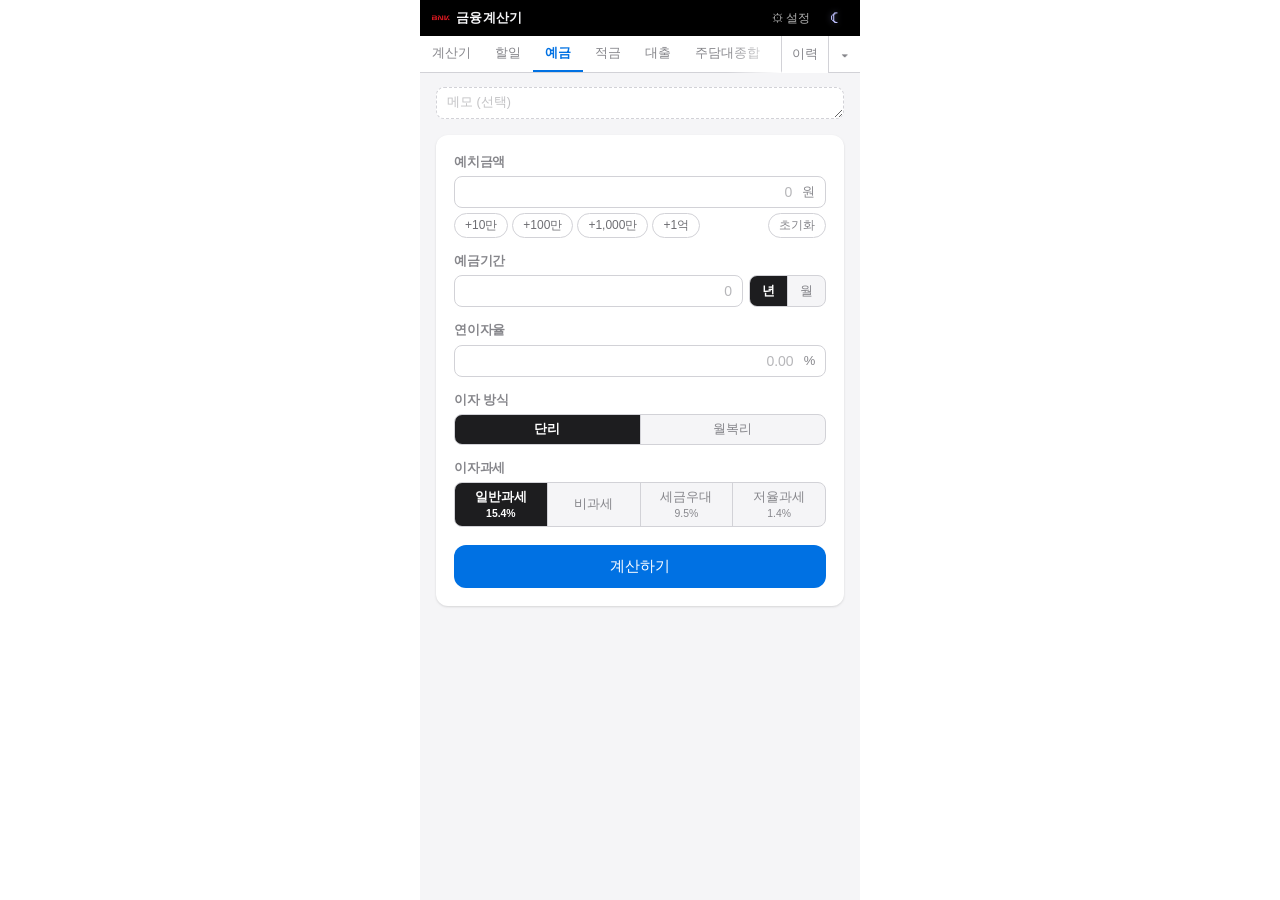
<file: src/index.html>
<!DOCTYPE html>
<html lang="ko">
<head>
  <meta charset="UTF-8">
  <meta name="viewport" content="width=device-width, initial-scale=1">
  <title>BNK 금융계산기</title>
  <!-- CDN 폰트 제거: 내부망에서 렌더링 차단 원인 → 시스템 폰트 사용 -->
  <link rel="icon" href="img/favicon.ico" type="image/x-icon">
  <link rel="stylesheet" href="css/style.css">
</head>
<body>

<div id="app">

  <!-- ===== Title Bar ===== -->
  <div class="title-bar">
    <div class="title-bar__left">
      <img class="title-bar__logo" src="img/favicon.ico" alt="BNK" id="titleLogo">
      <span>금융계산기</span>
    </div>
    <div class="title-bar__actions">
      <button class="title-bar__btn title-bar__btn--settings" id="btnSettings" title="설정">⚙ 설정</button>
      <button class="title-bar__btn title-bar__btn--theme" id="btnThemeToggle" title="다크모드 전환">☀</button>
    </div>
  </div>

  <!-- ===== Tab Navigation ===== -->
  <div class="tab-nav-wrap" id="tabNavWrap">
    <div style="display:flex">
      <nav class="tab-nav" id="tabNav">
        <button class="tab-nav__item active" data-tab="deposit">예금</button>
        <button class="tab-nav__item" data-tab="savings">적금</button>
        <button class="tab-nav__item" data-tab="loan">대출</button>
        <button class="tab-nav__item" data-tab="mortgage">주담대종합</button>
        <button class="tab-nav__item" data-tab="ltv">LTV</button>
        <button class="tab-nav__item" data-tab="dti">DTI</button>
        <button class="tab-nav__item" data-tab="dsr">DSR</button>
        <button class="tab-nav__item" data-tab="rti">RTI</button>
        <button class="tab-nav__item" data-tab="prepay">중도상환</button>
        <button class="tab-nav__item" data-tab="calc">계산기</button>
        <button class="tab-nav__item" data-tab="todo">할일</button>
      </nav>
      <button class="tab-nav__fixed-item" data-tab="history" id="tabHistoryBtn">이력</button>
      <button class="tab-nav__menu-btn" id="megaMenuBtn" title="전체 메뉴">&#9662;</button>
    </div>
    <!-- Mega Menu (hover/click dropdown) -->
    <div class="mega-menu" id="megaMenu">
      <div class="mega-menu__section">
        <div class="mega-menu__section-title">기본</div>
        <div class="mega-menu__grid" id="megaGridBasic"></div>
      </div>
      <div class="mega-menu__section">
        <div class="mega-menu__section-title">수신</div>
        <div class="mega-menu__grid" id="megaGridDeposit"></div>
      </div>
      <div class="mega-menu__section">
        <div class="mega-menu__section-title">대출</div>
        <div class="mega-menu__grid" id="megaGridLoan"></div>
      </div>
    </div>
  </div>

  <!-- ===== Content ===== -->
  <div class="content">

    <!-- ========== 예금 ========== -->
    <div class="tab-panel active" id="panel-deposit">
      <div class="memo-wrap"><button class="memo-wrap__clear" title="메모 지우기" onclick="this.parentElement.querySelector('textarea').value=''">×</button><textarea id="memo-deposit" placeholder="메모 (선택)" rows="1"></textarea></div>
      <div class="card">
        <div class="field">
          <label class="field__label">예치금액</label>
          <div class="input-wrap">
            <input type="text" id="dep-amount" placeholder="0" inputmode="numeric">
            <span class="input-wrap__suffix">원</span>
          </div>
          <div class="quick-btns">
            <button class="quick-btn" tabindex="-1" data-target="dep-amount" data-add="100000">+10만</button>
            <button class="quick-btn" tabindex="-1" data-target="dep-amount" data-add="1000000">+100만</button>
            <button class="quick-btn" tabindex="-1" data-target="dep-amount" data-add="10000000">+1,000만</button>
            <button class="quick-btn" tabindex="-1" data-target="dep-amount" data-add="100000000">+1억</button>
            <button class="quick-btn quick-btn--reset" tabindex="-1" onclick="resetForm('deposit')">초기화</button>
          </div>
        </div>
        <div class="field">
          <label class="field__label">예금기간</label>
          <div class="input-with-toggle">
            <div class="input-wrap">
              <input type="text" id="dep-period" placeholder="0" inputmode="numeric">
            </div>
            <div class="toggle-group" data-field="dep-period-unit">
              <button class="toggle-btn active" tabindex="-1" data-value="year">년</button>
              <button class="toggle-btn" tabindex="-1" data-value="month">월</button>
            </div>
          </div>
        </div>
        <div class="field">
          <label class="field__label">연이자율</label>
          <div class="input-wrap">
            <input type="text" id="dep-rate" placeholder="0.00" inputmode="decimal">
            <span class="input-wrap__suffix">%</span>
          </div>
        </div>
        <div class="field">
          <label class="field__label">이자 방식</label>
          <div class="toggle-group" data-field="dep-interest-type">
            <button class="toggle-btn active" tabindex="-1" data-value="simple">단리</button>
            <button class="toggle-btn" tabindex="-1" data-value="compound">월복리</button>
          </div>
        </div>
        <div class="field">
          <label class="field__label">이자과세</label>
          <div class="toggle-group" data-field="dep-tax-type">
            <button class="toggle-btn active" tabindex="-1" data-value="normal">일반과세<br><small>15.4%</small></button>
            <button class="toggle-btn" tabindex="-1" data-value="exempt">비과세</button>
            <button class="toggle-btn" tabindex="-1" data-value="prefer">세금우대<br><small>9.5%</small></button>
            <button class="toggle-btn" tabindex="-1" data-value="low">저율과세<br><small>1.4%</small></button>
          </div>
        </div>
        <div class="action-row">
          <button class="btn btn--primary" onclick="calcDeposit()">계산하기</button>
        </div>
      </div>
      <div class="result-card" id="dep-result" style="display:none">
        <div class="result-card__header" onclick="toggleResult('dep-result')">
          계산 결과
          <span class="result-card__toggle">&#9650;</span>
        </div>
        <div class="result-card__body">
          <div class="result-row">
            <span class="result-row__label">예치금액 (원금)</span>
            <span class="result-row__value" id="dep-r-principal"></span>
          </div>
          <div class="result-row">
            <span class="result-row__label">세전이자</span>
            <span class="result-row__value" id="dep-r-interest"></span>
          </div>
          <div class="result-row">
            <span class="result-row__label">세금</span>
            <span class="result-row__value result-row__value--red" id="dep-r-tax"></span>
          </div>
          <hr class="result-divider">
          <div class="result-highlight">
            <div class="result-highlight__label">세후 수령액</div>
            <div class="result-highlight__value" id="dep-r-total"></div>
          </div>
        </div>
        <div class="result-footer">
          <span></span>
          <button class="btn-memory" title="메모리에 저장">M+</button>
        </div>
      </div>
    </div>

    <!-- ========== 적금 ========== -->
    <div class="tab-panel" id="panel-savings">
      <div class="memo-wrap"><button class="memo-wrap__clear" title="메모 지우기" onclick="this.parentElement.querySelector('textarea').value=''">×</button><textarea id="memo-savings" placeholder="메모 (선택)" rows="1"></textarea></div>
      <div class="card">
        <div class="field">
          <label class="field__label">월 납입액</label>
          <div class="input-wrap">
            <input type="text" id="sav-amount" placeholder="0" inputmode="numeric">
            <span class="input-wrap__suffix">원</span>
          </div>
          <div class="quick-btns">
            <button class="quick-btn" tabindex="-1" data-target="sav-amount" data-add="100000">+10만</button>
            <button class="quick-btn" tabindex="-1" data-target="sav-amount" data-add="1000000">+100만</button>
            <button class="quick-btn" tabindex="-1" data-target="sav-amount" data-add="10000000">+1,000만</button>
            <button class="quick-btn" tabindex="-1" data-target="sav-amount" data-add="100000000">+1억</button>
            <button class="quick-btn quick-btn--reset" tabindex="-1" onclick="resetForm('savings')">초기화</button>
          </div>
        </div>
        <div class="field">
          <label class="field__label">적립기간</label>
          <div class="input-with-toggle">
            <div class="input-wrap">
              <input type="text" id="sav-period" placeholder="0" inputmode="numeric">
            </div>
            <div class="toggle-group" data-field="sav-period-unit">
              <button class="toggle-btn active" tabindex="-1" data-value="year">년</button>
              <button class="toggle-btn" tabindex="-1" data-value="month">월</button>
            </div>
          </div>
          <div class="quick-btns">
            <button class="quick-btn" tabindex="-1" data-target="sav-period" data-add="1" data-unit="sav-period-unit">+1년</button>
            <button class="quick-btn" tabindex="-1" data-target="sav-period" data-add="5" data-unit="sav-period-unit">+5년</button>
            <button class="quick-btn" tabindex="-1" data-target="sav-period" data-add="10" data-unit="sav-period-unit">+10년</button>
          </div>
        </div>
        <div class="field">
          <label class="field__label">연이자율</label>
          <div class="input-wrap">
            <input type="text" id="sav-rate" placeholder="0.00" inputmode="decimal">
            <span class="input-wrap__suffix">%</span>
          </div>
        </div>
        <div class="field">
          <label class="field__label">이자 방식</label>
          <div class="toggle-group" data-field="sav-interest-type">
            <button class="toggle-btn active" tabindex="-1" data-value="simple">단리</button>
            <button class="toggle-btn" tabindex="-1" data-value="compound">월복리</button>
          </div>
        </div>
        <div class="field">
          <label class="field__label">이자과세</label>
          <div class="toggle-group" data-field="sav-tax-type">
            <button class="toggle-btn active" tabindex="-1" data-value="normal">일반과세<br><small>15.4%</small></button>
            <button class="toggle-btn" tabindex="-1" data-value="exempt">비과세</button>
            <button class="toggle-btn" tabindex="-1" data-value="prefer">세금우대<br><small>9.5%</small></button>
            <button class="toggle-btn" tabindex="-1" data-value="low">저율과세<br><small>1.4%</small></button>
          </div>
        </div>
        <div class="action-row">
          <button class="btn btn--primary" onclick="calcSavings()">계산하기</button>
        </div>
      </div>
      <div class="result-card" id="sav-result" style="display:none">
        <div class="result-card__header" onclick="toggleResult('sav-result')">
          계산 결과
          <span class="result-card__toggle">&#9650;</span>
        </div>
        <div class="result-card__body">
          <div class="result-row">
            <span class="result-row__label">총 납입액</span>
            <span class="result-row__value" id="sav-r-principal"></span>
          </div>
          <div class="result-row">
            <span class="result-row__label">세전이자</span>
            <span class="result-row__value" id="sav-r-interest"></span>
          </div>
          <div class="result-row">
            <span class="result-row__label">세금</span>
            <span class="result-row__value result-row__value--red" id="sav-r-tax"></span>
          </div>
          <hr class="result-divider">
          <div class="result-highlight">
            <div class="result-highlight__label">총 수령액</div>
            <div class="result-highlight__value" id="sav-r-total"></div>
          </div>
        </div>
        <div class="result-footer">
          <span></span>
          <button class="btn-memory" title="메모리에 저장">M+</button>
        </div>
      </div>
    </div>

    <!-- ========== 대출 ========== -->
    <div class="tab-panel" id="panel-loan">
      <div class="memo-wrap"><button class="memo-wrap__clear" title="메모 지우기" onclick="this.parentElement.querySelector('textarea').value=''">×</button><textarea id="memo-loan" placeholder="메모 (선택)" rows="1"></textarea></div>
      <div class="card">
        <div class="field">
          <label class="field__label">대출금액</label>
          <div class="input-wrap">
            <input type="text" id="loan-amount" placeholder="0" inputmode="numeric">
            <span class="input-wrap__suffix">원</span>
          </div>
          <div class="quick-btns">
            <button class="quick-btn" tabindex="-1" data-target="loan-amount" data-add="100000">+10만</button>
            <button class="quick-btn" tabindex="-1" data-target="loan-amount" data-add="1000000">+100만</button>
            <button class="quick-btn" tabindex="-1" data-target="loan-amount" data-add="10000000">+1,000만</button>
            <button class="quick-btn" tabindex="-1" data-target="loan-amount" data-add="100000000">+1억</button>
            <button class="quick-btn quick-btn--reset" tabindex="-1" onclick="resetForm('loan')">초기화</button>
          </div>
        </div>
        <div class="field">
          <label class="field__label">대출기간</label>
          <div class="input-with-toggle">
            <div class="input-wrap">
              <input type="text" id="loan-period" placeholder="0" inputmode="numeric">
            </div>
            <div class="toggle-group" data-field="loan-period-unit">
              <button class="toggle-btn active" tabindex="-1" data-value="year">년</button>
              <button class="toggle-btn" tabindex="-1" data-value="month">월</button>
            </div>
          </div>
          <div class="quick-btns">
            <button class="quick-btn" tabindex="-1" data-target="loan-period" data-add="1" data-unit="loan-period-unit">+1년</button>
            <button class="quick-btn" tabindex="-1" data-target="loan-period" data-add="5" data-unit="loan-period-unit">+5년</button>
            <button class="quick-btn" tabindex="-1" data-target="loan-period" data-add="10" data-unit="loan-period-unit">+10년</button>
          </div>
        </div>
        <div class="field">
          <label class="field__label">대출금리 (연)</label>
          <div class="input-wrap">
            <input type="text" id="loan-rate" placeholder="0.00" inputmode="decimal">
            <span class="input-wrap__suffix">%</span>
          </div>
        </div>
        <div class="field">
          <label class="field__label">상환방식</label>
          <div class="toggle-group" data-field="loan-repay-type">
            <button class="toggle-btn active" tabindex="-1" data-value="equal">원리금균등(할부)</button>
            <button class="toggle-btn" tabindex="-1" data-value="principal">원금균등(분할)</button>
            <button class="toggle-btn" tabindex="-1" data-value="bullet">만기일시</button>
          </div>
        </div>
        <div class="field">
          <label class="field__label">거치기간</label>
          <div class="input-wrap">
            <input type="text" id="loan-grace" placeholder="0" inputmode="numeric">
            <span class="input-wrap__suffix">개월</span>
          </div>
          <div class="quick-btns">
            <button class="quick-btn" tabindex="-1" data-target="loan-grace" data-add="12">+1년</button>
          </div>
        </div>
        <div id="loan-split-opts" style="display:none">
          <div class="field">
            <label class="field__label">원금분할단위</label>
            <div class="toggle-group" data-field="loan-round-unit">
              <button class="toggle-btn" tabindex="-1" data-value="1">1원</button>
              <button class="toggle-btn" tabindex="-1" data-value="10">10원</button>
              <button class="toggle-btn" tabindex="-1" data-value="100">100원</button>
              <button class="toggle-btn active" tabindex="-1" data-value="1000">1,000원</button>
              <button class="toggle-btn" tabindex="-1" data-value="10000">10,000원</button>
            </div>
          </div>
          <div class="field">
            <label class="field__label">차액납부</label>
            <div class="toggle-group" data-field="loan-round-method">
              <button class="toggle-btn active" tabindex="-1" data-value="first">최초회차</button>
              <button class="toggle-btn" tabindex="-1" data-value="last">최종회차</button>
            </div>
          </div>
        </div>
        <div class="action-row">
          <button class="btn btn--primary" onclick="calcLoan()">계산하기</button>
        </div>
      </div>
      <div class="result-card" id="loan-result" style="display:none">
        <div class="result-card__header" onclick="toggleResult('loan-result')">
          계산 결과
          <span class="result-card__toggle">&#9650;</span>
        </div>
        <div class="result-card__body">
          <div class="result-row">
            <span class="result-row__label">대출원금</span>
            <span class="result-row__value" id="loan-r-principal"></span>
          </div>
          <div class="result-row">
            <span class="result-row__label">총 대출이자</span>
            <span class="result-row__value result-row__value--red" id="loan-r-interest"></span>
          </div>
          <div class="result-row">
            <span class="result-row__label">총 상환금액</span>
            <span class="result-row__value" id="loan-r-total-repay"></span>
          </div>
          <hr class="result-divider">
          <div class="result-highlight">
            <div class="result-highlight__label" id="loan-r-monthly-label">매월 상환금액</div>
            <div class="result-highlight__value" id="loan-r-monthly"></div>
          </div>
        </div>
        <div class="result-footer">
          <button class="result-link" onclick="showSchedule()">월별 상환 스케줄 보기 &rsaquo;</button>
          <button class="btn-memory" title="메모리에 저장">M+</button>
        </div>
      </div>
      <div class="schedule-wrap" id="loan-schedule" style="display:none">
        <div class="card">
          <div class="card__title">월별 상환 스케줄</div>
          <div class="schedule-table-wrap" id="loan-schedule-body"></div>
        </div>
      </div>
    </div>

    <!-- ========== 주담대 종합 ========== -->
    <div class="tab-panel" id="panel-mortgage">
      <div class="memo-wrap"><button class="memo-wrap__clear" title="메모 지우기" onclick="this.parentElement.querySelector('textarea').value=''">×</button><textarea id="memo-mortgage" placeholder="메모 (선택)" rows="1"></textarea></div>
      <div class="card">
        <div class="section-header">담보 / 주택 정보</div>
        <div class="field">
          <label class="field__label">대출목적</label>
          <div class="toggle-group" data-field="mort-purpose">
            <button class="toggle-btn active" tabindex="-1" data-value="purchase">신규주택구입</button>
            <button class="toggle-btn" tabindex="-1" data-value="living">생활안정자금</button>
          </div>
        </div>
        <div class="field">
          <label class="field__label">보유 주택 수</label>
          <div class="toggle-group" data-field="mort-houses" style="flex-wrap:wrap">
            <button class="toggle-btn" tabindex="-1" data-value="first">생애최초</button>
            <button class="toggle-btn" tabindex="-1" data-value="low-income">서민실수요</button>
            <button class="toggle-btn active" tabindex="-1" data-value="none">무주택</button>
            <button class="toggle-btn" tabindex="-1" data-value="one">1주택</button>
            <button class="toggle-btn" tabindex="-1" data-value="multi">2주택이상</button>
          </div>
        </div>
        <div class="field">
          <label class="field__label">규제지역 여부</label>
          <div class="toggle-group" data-field="mort-regulated">
            <button class="toggle-btn" tabindex="-1" data-value="regulated">규제지역(수도권)</button>
            <button class="toggle-btn active" tabindex="-1" data-value="non-regulated">비규제지역</button>
          </div>
        </div>
        <div class="field">
          <label class="field__label">담보주택 시세</label>
          <div class="input-wrap">
            <input type="text" id="mort-house-price" placeholder="0" inputmode="numeric">
            <span class="input-wrap__suffix">원</span>
          </div>
          <div class="quick-btns">
            <button class="quick-btn" tabindex="-1" data-target="mort-house-price" data-add="10000000">+1,000만</button>
            <button class="quick-btn" tabindex="-1" data-target="mort-house-price" data-add="100000000">+1억</button>
            <button class="quick-btn" tabindex="-1" data-target="mort-house-price" data-add="500000000">+5억</button>
            <button class="quick-btn quick-btn--reset" tabindex="-1" onclick="resetForm('mortgage')">초기화</button>
          </div>
        </div>

        <div class="section-header">대출 조건</div>
        <div class="field">
          <label class="field__label">희망 대출금액</label>
          <div class="input-wrap">
            <input type="text" id="mort-loan-amount" placeholder="0" inputmode="numeric">
            <span class="input-wrap__suffix">원</span>
          </div>
          <div class="quick-btns">
            <button class="quick-btn" tabindex="-1" data-target="mort-loan-amount" data-add="10000000">+1,000만</button>
            <button class="quick-btn" tabindex="-1" data-target="mort-loan-amount" data-add="100000000">+1억</button>
          </div>
        </div>
        <div class="field">
          <label class="field__label">대출기간</label>
          <div class="input-with-toggle">
            <div class="input-wrap">
              <input type="text" id="mort-period" placeholder="0" inputmode="numeric">
            </div>
            <div class="toggle-group" data-field="mort-period-unit">
              <button class="toggle-btn active" tabindex="-1" data-value="year">년</button>
              <button class="toggle-btn" tabindex="-1" data-value="month">월</button>
            </div>
          </div>
          <div class="quick-btns">
            <button class="quick-btn" tabindex="-1" data-target="mort-period" data-set="10">10년</button>
            <button class="quick-btn" tabindex="-1" data-target="mort-period" data-set="20">20년</button>
            <button class="quick-btn" tabindex="-1" data-target="mort-period" data-set="30">30년</button>
            <button class="quick-btn" tabindex="-1" data-target="mort-period" data-set="40">40년</button>
          </div>
        </div>
        <div class="field">
          <label class="field__label">대출금리 (연)</label>
          <div class="input-wrap">
            <input type="text" id="mort-rate" placeholder="0.00" inputmode="decimal">
            <span class="input-wrap__suffix">%</span>
          </div>
        </div>
        <div class="field">
          <label class="field__label">상환방법</label>
          <div class="toggle-group" data-field="mort-repay">
            <button class="toggle-btn active" tabindex="-1" data-value="equal">원리금균등</button>
            <button class="toggle-btn" tabindex="-1" data-value="principal">원금균등</button>
            <button class="toggle-btn" tabindex="-1" data-value="bullet">만기일시</button>
          </div>
        </div>

        <div class="section-header">소득 / 기존 대출</div>
        <div class="field">
          <label class="field__label">연소득</label>
          <div class="input-wrap">
            <input type="text" id="mort-income" placeholder="0" inputmode="numeric">
            <span class="input-wrap__suffix">원</span>
          </div>
          <div class="quick-btns">
            <button class="quick-btn" tabindex="-1" data-target="mort-income" data-add="10000000">+1,000만</button>
            <button class="quick-btn" tabindex="-1" data-target="mort-income" data-add="100000000">+1억</button>
          </div>
        </div>
        <div class="field">
          <label class="field__label">기존 대출 연이자 상환액</label>
          <div class="input-wrap">
            <input type="text" id="mort-exist-interest" placeholder="0" inputmode="numeric">
            <span class="input-wrap__suffix">원</span>
          </div>
        </div>
        <div class="field">
          <label class="field__label">기존 대출 연원금 상환액</label>
          <div class="input-wrap">
            <input type="text" id="mort-exist-principal" placeholder="0" inputmode="numeric">
            <span class="input-wrap__suffix">원</span>
          </div>
        </div>
        <div class="field">
          <label class="field__label">소액임차보증금 <span class="badge-policy">정책변수</span></label>
          <div class="input-wrap">
            <input type="text" id="mort-small-deposit" placeholder="0" value="55,000,000" inputmode="numeric">
            <span class="input-wrap__suffix">원</span>
          </div>
        </div>

        <div class="section-header">스트레스 DSR</div>
        <div class="field">
          <label class="field__label">금리 유형</label>
          <div class="toggle-group" data-field="mort-rate-type">
            <button class="toggle-btn active" tabindex="-1" data-value="variable">변동형</button>
            <button class="toggle-btn" tabindex="-1" data-value="mixed">혼합형</button>
            <button class="toggle-btn" tabindex="-1" data-value="periodic">주기형</button>
            <button class="toggle-btn" tabindex="-1" data-value="fixed">순수고정형</button>
          </div>
        </div>

        <div class="action-row">
          <button class="btn btn--primary" onclick="calcMortgage()">계산하기</button>
        </div>
      </div>
      <div class="result-card" id="mort-result" style="display:none">
        <div class="result-card__header" onclick="toggleResult('mort-result')">
          종합 시뮬레이션 결과
          <span class="result-card__toggle">&#9650;</span>
        </div>
        <div class="result-card__body">
          <div class="dash-grid" id="mort-dash"></div>
          <div class="comp-limit" id="mort-comp-limit"></div>
          <div class="disclaimer">
            규정 기준일: 2026-04-05 | 현행 규정과 다를 수 있으므로 반드시 확인 후 안내하시기 바랍니다.
          </div>
        </div>
      </div>
    </div>

    <!-- ========== LTV ========== -->
    <div class="tab-panel" id="panel-ltv">
      <div class="memo-wrap"><button class="memo-wrap__clear" title="메모 지우기" onclick="this.parentElement.querySelector('textarea').value=''">×</button><textarea id="memo-ltv" placeholder="메모 (선택)" rows="1"></textarea></div>
      <div class="card">
        <div class="field">
          <label class="field__label">대출목적</label>
          <div class="toggle-group" data-field="ltv-purpose">
            <button class="toggle-btn active" tabindex="-1" data-value="purchase">신규주택구입</button>
            <button class="toggle-btn" tabindex="-1" data-value="living">생활안정자금</button>
          </div>
        </div>
        <div class="field">
          <label class="field__label">보유 주택 수</label>
          <div class="toggle-group" data-field="ltv-houses" style="flex-wrap:wrap">
            <button class="toggle-btn" tabindex="-1" data-value="first">생애최초</button>
            <button class="toggle-btn" tabindex="-1" data-value="low-income">서민실수요</button>
            <button class="toggle-btn active" tabindex="-1" data-value="none">무주택</button>
            <button class="toggle-btn" tabindex="-1" data-value="one-dispose">1주택(처분조건부)</button>
            <button class="toggle-btn" tabindex="-1" data-value="multi">2주택이상</button>
          </div>
        </div>
        <div class="field">
          <label class="field__label">규제지역 여부</label>
          <div class="toggle-group" data-field="ltv-regulated">
            <button class="toggle-btn" tabindex="-1" data-value="regulated">규제지역(수도권)</button>
            <button class="toggle-btn active" tabindex="-1" data-value="non-regulated">비규제지역</button>
          </div>
        </div>
        <div class="field">
          <label class="field__label">담보주택 시세</label>
          <div class="input-wrap">
            <input type="text" id="ltv-house-price" placeholder="0" inputmode="numeric">
            <span class="input-wrap__suffix">원</span>
          </div>
          <div class="quick-btns">
            <button class="quick-btn" tabindex="-1" data-target="ltv-house-price" data-add="10000000">+1,000만</button>
            <button class="quick-btn" tabindex="-1" data-target="ltv-house-price" data-add="100000000">+1억</button>
            <button class="quick-btn" tabindex="-1" data-target="ltv-house-price" data-add="500000000">+5억</button>
            <button class="quick-btn quick-btn--reset" tabindex="-1" onclick="resetForm('ltv')">초기화</button>
          </div>
        </div>
        <div class="field">
          <label class="field__label">선순위채권 설정액</label>
          <div class="input-wrap">
            <input type="text" id="ltv-existing-loan" placeholder="0" inputmode="numeric">
            <span class="input-wrap__suffix">원</span>
          </div>
        </div>
        <div class="field">
          <label class="field__label">소액임차보증금 <span class="badge-policy">정책변수</span></label>
          <div class="input-wrap">
            <input type="text" id="ltv-small-deposit" placeholder="0" value="55,000,000" inputmode="numeric">
            <span class="input-wrap__suffix">원</span>
          </div>
        </div>
        <div class="action-row">
          <button class="btn btn--primary" onclick="calcLTV()">계산하기</button>
        </div>
      </div>
      <div class="result-card" id="ltv-result" style="display:none">
        <div class="result-card__header" onclick="toggleResult('ltv-result')">
          계산 결과
          <span class="result-card__toggle">&#9650;</span>
        </div>
        <div class="result-card__body" id="ltv-result-body"></div>
      </div>
    </div>

    <!-- ========== DTI ========== -->
    <div class="tab-panel" id="panel-dti">
      <div class="memo-wrap"><button class="memo-wrap__clear" title="메모 지우기" onclick="this.parentElement.querySelector('textarea').value=''">×</button><textarea id="memo-dti" placeholder="메모 (선택)" rows="1"></textarea></div>
      <div class="card">
        <div class="section-header">소득 정보</div>
        <div class="field">
          <label class="field__label">연소득</label>
          <div class="input-wrap">
            <input type="text" id="dti-income" placeholder="0" inputmode="numeric">
            <span class="input-wrap__suffix">원</span>
          </div>
          <div class="quick-btns">
            <button class="quick-btn" tabindex="-1" data-target="dti-income" data-add="10000000">+1,000만</button>
            <button class="quick-btn" tabindex="-1" data-target="dti-income" data-add="100000000">+1억</button>
            <button class="quick-btn quick-btn--reset" tabindex="-1" onclick="resetForm('dti')">초기화</button>
          </div>
        </div>
        <div class="section-header">신규 주택담보대출</div>
        <div class="field">
          <label class="field__label">대출금액</label>
          <div class="input-wrap">
            <input type="text" id="dti-loan-amount" placeholder="0" inputmode="numeric">
            <span class="input-wrap__suffix">원</span>
          </div>
          <div class="quick-btns">
            <button class="quick-btn" tabindex="-1" data-target="dti-loan-amount" data-add="10000000">+1,000만</button>
            <button class="quick-btn" tabindex="-1" data-target="dti-loan-amount" data-add="100000000">+1억</button>
          </div>
        </div>
        <div class="field">
          <label class="field__label">대출기간</label>
          <div class="input-with-toggle">
            <div class="input-wrap">
              <input type="text" id="dti-period" placeholder="0" inputmode="numeric">
            </div>
            <div class="toggle-group" data-field="dti-period-unit">
              <button class="toggle-btn active" tabindex="-1" data-value="year">년</button>
              <button class="toggle-btn" tabindex="-1" data-value="month">월</button>
            </div>
          </div>
        </div>
        <div class="field">
          <label class="field__label">대출금리 (연)</label>
          <div class="input-wrap">
            <input type="text" id="dti-rate" placeholder="0.00" inputmode="decimal">
            <span class="input-wrap__suffix">%</span>
          </div>
        </div>
        <div class="field">
          <label class="field__label">상환방법</label>
          <div class="toggle-group" data-field="dti-repay">
            <button class="toggle-btn active" tabindex="-1" data-value="equal">원리금균등</button>
            <button class="toggle-btn" tabindex="-1" data-value="principal">원금균등</button>
            <button class="toggle-btn" tabindex="-1" data-value="bullet">만기일시</button>
          </div>
        </div>
        <div class="section-header">보유 대출 (신DTI)</div>
        <div class="field">
          <label class="field__label">보유 주담대 연원리금 상환액 <span class="field__label-hint">기존 주담대 원금+이자</span></label>
          <div class="input-wrap">
            <input type="text" id="dti-exist-mortgage" placeholder="0" inputmode="numeric">
            <span class="input-wrap__suffix">원</span>
          </div>
        </div>
        <div class="field">
          <label class="field__label">기타대출 연이자 상환액 <span class="field__label-hint">신용대출 등 이자만</span></label>
          <div class="input-wrap">
            <input type="text" id="dti-other-interest" placeholder="0" inputmode="numeric">
            <span class="input-wrap__suffix">원</span>
          </div>
        </div>
        <div class="action-row">
          <button class="btn btn--primary" onclick="calcDTI()">계산하기</button>
        </div>
      </div>
      <div class="result-card" id="dti-result" style="display:none">
        <div class="result-card__header" onclick="toggleResult('dti-result')">
          계산 결과
          <span class="result-card__toggle">&#9650;</span>
        </div>
        <div class="result-card__body" id="dti-result-body"></div>
      </div>
    </div>

    <!-- ========== DSR ========== -->
    <div class="tab-panel" id="panel-dsr">
      <div class="memo-wrap"><button class="memo-wrap__clear" title="메모 지우기" onclick="this.parentElement.querySelector('textarea').value=''">×</button><textarea id="memo-dsr" placeholder="메모 (선택)" rows="1"></textarea></div>
      <div class="card">
        <div class="section-header">소득 정보</div>
        <div class="field">
          <label class="field__label">연소득</label>
          <div class="input-wrap">
            <input type="text" id="dsr-income" placeholder="0" inputmode="numeric">
            <span class="input-wrap__suffix">원</span>
          </div>
          <div class="quick-btns">
            <button class="quick-btn" tabindex="-1" data-target="dsr-income" data-add="10000000">+1,000만</button>
            <button class="quick-btn" tabindex="-1" data-target="dsr-income" data-add="100000000">+1억</button>
            <button class="quick-btn quick-btn--reset" tabindex="-1" onclick="resetForm('dsr')">초기화</button>
          </div>
        </div>
        <div class="section-header">신규 주택담보대출</div>
        <div class="field">
          <label class="field__label">대출금액</label>
          <div class="input-wrap">
            <input type="text" id="dsr-loan-amount" placeholder="0" inputmode="numeric">
            <span class="input-wrap__suffix">원</span>
          </div>
          <div class="quick-btns">
            <button class="quick-btn" tabindex="-1" data-target="dsr-loan-amount" data-add="10000000">+1,000만</button>
            <button class="quick-btn" tabindex="-1" data-target="dsr-loan-amount" data-add="100000000">+1억</button>
          </div>
        </div>
        <div class="field">
          <label class="field__label">대출기간</label>
          <div class="input-with-toggle">
            <div class="input-wrap">
              <input type="text" id="dsr-period" placeholder="0" inputmode="numeric">
            </div>
            <div class="toggle-group" data-field="dsr-period-unit">
              <button class="toggle-btn active" tabindex="-1" data-value="year">년</button>
              <button class="toggle-btn" tabindex="-1" data-value="month">월</button>
            </div>
          </div>
        </div>
        <div class="field">
          <label class="field__label">대출금리 (연)</label>
          <div class="input-wrap">
            <input type="text" id="dsr-rate" placeholder="0.00" inputmode="decimal">
            <span class="input-wrap__suffix">%</span>
          </div>
        </div>
        <div class="field">
          <label class="field__label">상환방법</label>
          <div class="toggle-group" data-field="dsr-repay">
            <button class="toggle-btn active" tabindex="-1" data-value="equal">원리금균등</button>
            <button class="toggle-btn" tabindex="-1" data-value="principal">원금균등</button>
            <button class="toggle-btn" tabindex="-1" data-value="bullet">만기일시</button>
          </div>
        </div>
        <div class="section-header">보유 대출</div>
        <div class="field">
          <label class="field__label">보유대출 연원리금 상환액</label>
          <div class="input-wrap">
            <input type="text" id="dsr-exist-repay" placeholder="0" inputmode="numeric">
            <span class="input-wrap__suffix">원</span>
          </div>
        </div>
        <div class="section-header">스트레스 DSR</div>
        <div class="field">
          <label class="field__label">지역 구분</label>
          <div class="toggle-group" data-field="dsr-region">
            <button class="toggle-btn" tabindex="-1" data-value="capital">수도권·규제지역</button>
            <button class="toggle-btn" tabindex="-1" data-value="local">지방</button>
            <button class="toggle-btn active" tabindex="-1" data-value="other">기타(전국)</button>
          </div>
        </div>
        <div class="field">
          <label class="field__label">금리 유형</label>
          <div class="toggle-group" data-field="dsr-rate-type">
            <button class="toggle-btn active" tabindex="-1" data-value="variable">변동형</button>
            <button class="toggle-btn" tabindex="-1" data-value="mixed">혼합형</button>
            <button class="toggle-btn" tabindex="-1" data-value="periodic">주기형</button>
            <button class="toggle-btn" tabindex="-1" data-value="fixed">순수고정형</button>
          </div>
        </div>
        <div class="action-row">
          <button class="btn btn--primary" onclick="calcDSR()">계산하기</button>
        </div>
      </div>
      <div class="result-card" id="dsr-result" style="display:none">
        <div class="result-card__header" onclick="toggleResult('dsr-result')">
          계산 결과
          <span class="result-card__toggle">&#9650;</span>
        </div>
        <div class="result-card__body" id="dsr-result-body"></div>
      </div>
    </div>

    <!-- ========== RTI ========== -->
    <div class="tab-panel" id="panel-rti">
      <div class="memo-wrap"><button class="memo-wrap__clear" title="메모 지우기" onclick="this.parentElement.querySelector('textarea').value=''">×</button><textarea id="memo-rti" placeholder="메모 (선택)" rows="1"></textarea></div>
      <div class="card">
        <div class="section-header">임대업 구분</div>
        <div class="field">
          <label class="field__label">임대업 유형</label>
          <div class="toggle-group" data-field="rti-type">
            <button class="toggle-btn" data-value="housing">주택임대업<br><small>기준 1.25배</small></button>
            <button class="toggle-btn active" data-value="non-housing">비주택임대업<br><small>기준 1.50배</small></button>
          </div>
        </div>

        <div class="section-header">면적 정보</div>
        <div class="field">
          <label class="field__label">총 면적</label>
          <div class="input-wrap">
            <input type="text" id="rti-total-area" placeholder="0" inputmode="decimal">
            <span class="input-wrap__suffix">㎡</span>
          </div>
        </div>
        <div class="field">
          <label class="field__label">임대면적 <small style="color:var(--text-sub);font-weight:400">(층별 합계 자동)</small></label>
          <div class="input-wrap">
            <input type="text" id="rti-rent-area" placeholder="0" inputmode="decimal" readonly>
            <span class="input-wrap__suffix">㎡</span>
          </div>
        </div>

        <div class="section-header">금리 정보</div>
        <div class="field">
          <label class="field__label">한국은행 고시금리 (정기예금) <span class="badge-policy">정책변수</span></label>
          <div class="input-wrap">
            <input type="text" id="rti-base-rate" placeholder="3.83" value="3.83" inputmode="decimal">
            <span class="input-wrap__suffix">%</span>
          </div>
        </div>
        <div class="field">
          <label class="field__label">스트레스 금리</label>
          <div class="input-wrap">
            <input type="text" id="rti-stress-rate" placeholder="1.00" value="1.00" inputmode="decimal">
            <span class="input-wrap__suffix">%</span>
          </div>
        </div>

        <div class="section-header">대출 정보 <button class="btn-add-row" id="rtiAddLoan" title="대출 추가">+ 추가</button></div>
        <div id="rti-loans">
          <div class="rti-loan-row" data-idx="0">
            <div class="field-inline">
              <label>대출 1</label>
              <div class="input-wrap"><input type="text" class="rti-loan-amt" placeholder="금액" inputmode="numeric"><span class="input-wrap__suffix">원</span></div>
              <div class="input-wrap" style="max-width:100px"><input type="text" class="rti-loan-rate" placeholder="금리" inputmode="decimal"><span class="input-wrap__suffix">%</span></div>
            </div>
          </div>
        </div>

        <div class="section-header">층별 임대 정보
          <button class="btn-add-row" id="rtiAddBasement" title="지하층 추가">+ 지하</button>
          <button class="btn-add-row" id="rtiAddFloor" title="지상층 추가">+ 지상</button>
        </div>
        <div id="rti-floors">
          <div class="rti-floor-row" data-idx="0">
            <div class="field-inline">
              <div class="input-wrap" style="max-width:72px"><input type="text" class="rti-floor-name" placeholder="층" value="1층"></div>
              <div class="input-wrap"><input type="text" class="rti-floor-deposit" placeholder="보증금" inputmode="numeric"><span class="input-wrap__suffix">원</span></div>
              <div class="input-wrap"><input type="text" class="rti-floor-rent" placeholder="월임대료" inputmode="numeric"><span class="input-wrap__suffix">원</span></div>
              <div class="input-wrap" style="max-width:92px"><input type="text" class="rti-floor-area" placeholder="면적" inputmode="decimal"><span class="input-wrap__suffix">㎡</span></div>
            </div>
          </div>
        </div>

        <div class="field" style="margin-top:12px">
          <label class="field__label">추정임대 적용</label>
          <div class="toggle-group" data-field="rti-estimate">
            <button class="toggle-btn active" data-value="actual">실제임대 (100%)</button>
            <button class="toggle-btn" data-value="estimate">추정임대 (70%)</button>
          </div>
        </div>

        <div class="action-row">
          <button class="btn btn--primary" onclick="calcRTI()">계산하기</button>
          <button class="quick-btn quick-btn--reset" onclick="resetRTI()">초기화</button>
        </div>
      </div>
      <div class="result-card" id="rti-result" style="display:none">
        <div class="result-card__header" onclick="toggleResult('rti-result')">
          계산 결과
          <span class="result-card__toggle">&#9650;</span>
        </div>
        <div class="result-card__body" id="rti-result-body"></div>
      </div>
    </div>

    <!-- ========== 중도상환 ========== -->
    <div class="tab-panel" id="panel-prepay">
      <div class="memo-wrap"><button class="memo-wrap__clear" title="메모 지우기" onclick="this.parentElement.querySelector('textarea').value=''">×</button><textarea id="memo-prepay" placeholder="메모 (선택)" rows="1"></textarea></div>
      <div class="card">
        <div class="field">
          <label class="field__label">상환금액</label>
          <div class="input-wrap">
            <input type="text" id="pre-amount" placeholder="0" inputmode="numeric">
            <span class="input-wrap__suffix">원</span>
          </div>
          <div class="quick-btns">
            <button class="quick-btn" tabindex="-1" data-target="pre-amount" data-add="10000000">+1,000만</button>
            <button class="quick-btn" tabindex="-1" data-target="pre-amount" data-add="100000000">+1억</button>
            <button class="quick-btn quick-btn--reset" tabindex="-1" onclick="resetForm('prepay')">초기화</button>
          </div>
        </div>
        <div class="field">
          <label class="field__label">수수료율 <span class="badge-policy">정책변수</span></label>
          <div class="input-wrap">
            <input type="text" id="pre-fee-rate" placeholder="0.00" value="0.58" inputmode="decimal">
            <span class="input-wrap__suffix">%</span>
          </div>
        </div>
        <div class="field">
          <label class="field__label">대출일자</label>
          <div class="input-wrap">
            <input type="date" id="pre-loan-date">
          </div>
        </div>
        <div class="field">
          <label class="field__label">상환일자</label>
          <div class="input-wrap">
            <input type="date" id="pre-repay-date">
          </div>
        </div>
        <div class="field">
          <label class="field__label">수수료 부과기간 <span class="badge-policy">정책변수</span></label>
          <div class="input-with-toggle">
            <div class="input-wrap">
              <input type="text" id="pre-fee-period" placeholder="3" value="3" inputmode="numeric">
            </div>
            <span class="input-wrap__suffix" style="padding:0 8px;color:var(--text-sub)">년</span>
          </div>
          <div class="quick-btns">
            <button class="quick-btn" tabindex="-1" data-target="pre-fee-period" data-set="1">1년</button>
            <button class="quick-btn" tabindex="-1" data-target="pre-fee-period" data-set="3">3년</button>
            <button class="quick-btn" tabindex="-1" data-target="pre-fee-period" data-set="5">5년</button>
          </div>
        </div>
        <div class="action-row">
          <button class="btn btn--primary" onclick="calcPrepay()">계산하기</button>
        </div>
      </div>
      <div class="result-card" id="pre-result" style="display:none">
        <div class="result-card__header" onclick="toggleResult('pre-result')">
          계산 결과
          <span class="result-card__toggle">&#9650;</span>
        </div>
        <div class="result-card__body" id="pre-result-body"></div>
      </div>
    </div>

    <!-- ========== 계산기 ========== -->
    <div class="tab-panel" id="panel-calc">
      <div class="calc-wrap">
        <div class="calc-display">
          <div class="calc-display__memory" id="calc-memory"></div>
          <div class="calc-display__expr" id="calc-expr">&nbsp;</div>
          <div class="calc-display__value" id="calc-value">0</div>
        </div>
        <div class="calc-grid">
          <button class="calc-btn calc-btn--func" data-calc="MC">MC</button>
          <button class="calc-btn calc-btn--func" data-calc="MR">MR</button>
          <button class="calc-btn calc-btn--func" data-calc="M+">M+</button>
          <button class="calc-btn calc-btn--func" data-calc="M-">M-</button>
          <button class="calc-btn calc-btn--clear" data-calc="C">AC</button>
          <button class="calc-btn" data-calc="±">±</button>
          <button class="calc-btn" data-calc="%">%</button>
          <button class="calc-btn calc-btn--op" data-calc="÷">÷</button>
          <button class="calc-btn" data-calc="7">7</button>
          <button class="calc-btn" data-calc="8">8</button>
          <button class="calc-btn" data-calc="9">9</button>
          <button class="calc-btn calc-btn--op" data-calc="×">×</button>
          <button class="calc-btn" data-calc="4">4</button>
          <button class="calc-btn" data-calc="5">5</button>
          <button class="calc-btn" data-calc="6">6</button>
          <button class="calc-btn calc-btn--op" data-calc="-">-</button>
          <button class="calc-btn" data-calc="1">1</button>
          <button class="calc-btn" data-calc="2">2</button>
          <button class="calc-btn" data-calc="3">3</button>
          <button class="calc-btn calc-btn--op" data-calc="+">+</button>
          <button class="calc-btn calc-btn--w2" data-calc="0">0</button>
          <button class="calc-btn" data-calc=".">.</button>
          <button class="calc-btn calc-btn--equal" data-calc="=">=</button>
        </div>
        <div class="action-row">
          <button class="btn btn--primary" onclick="saveCalcResult()">이 계산내역 저장하기</button>
        </div>
      </div>
    </div>

    <!-- ========== 할일 ========== -->
    <div class="tab-panel" id="panel-todo">
      <div class="todo-input-wrap">
        <input type="text" id="todo-input" placeholder="할일을 입력하세요" autocomplete="off">
        <button class="btn btn--primary todo-add-btn" id="todoAddBtn">추가</button>
      </div>
      <div id="todo-list"></div>
      <button class="todo-clear-done" id="todoClearDone" style="display:none">완료 항목 삭제</button>
    </div>

    <!-- ========== 이력 ========== -->
    <div class="tab-panel" id="panel-history">
      <div class="filter-bar">
        <div class="toggle-group" data-field="hist-date">
          <button class="toggle-btn active" tabindex="-1" data-value="today">오늘</button>
          <button class="toggle-btn" tabindex="-1" data-value="week">이번주</button>
          <button class="toggle-btn" tabindex="-1" data-value="month">이번달</button>
          <button class="toggle-btn" tabindex="-1" data-value="all">전체</button>
        </div>
      </div>
      <div id="history-list">
        <div class="empty-state">
          <div class="empty-state__icon">&#128196;</div>
          <div class="empty-state__text">계산 이력이 없습니다</div>
        </div>
      </div>
    </div>

  </div><!-- /content -->

  <!-- Recent Calculation Bar -->
  <div class="recent-bar" id="recentBar">
    <div class="recent-bar__title">최근 계산</div>
    <div class="recent-bar__list" id="recentList"></div>
  </div>

</div><!-- /app -->

<!-- ===== Settings Panel (Slide-over) ===== -->
<div class="settings-overlay" id="settingsOverlay">
  <div class="settings-panel">
    <div class="settings-panel__header">
      <span>설정</span>
      <button class="settings-panel__close" id="settingsClose">&times;</button>
    </div>
    <div class="settings-panel__body">

      <!-- 앱 설정 (상단) -->
      <div class="settings-section">
        <div class="settings-section__title">앱 설정</div>
        <div class="settings-field settings-field--row">
          <label class="settings-field__label">Windows 시작 시 자동 실행</label>
          <button class="btn btn--sm" id="startupToggle" onclick="toggleStartup()">확인 중...</button>
        </div>
        <div class="settings-field">
          <label class="settings-field__label">표시 폰트</label>
          <div class="input-wrap">
            <select id="set-custom-font">
              <option value="">기본 (나눔스퀘어→시스템 폰트)</option>
            </select>
          </div>
          <div class="settings-field__hint">시스템에 설치된 폰트 목록에서 선택하세요</div>
        </div>
      </div>

      <div class="settings-notice">
        &#9888; 아래 변수는 금융 정책에 따라 변경될 수 있습니다.<br>
        최신 기준을 확인하시고, 필요 시 직접 수정하세요.
      </div>

      <!-- LTV 정책변수 -->
      <div class="settings-section">
        <div class="settings-section__title">LTV 비율 (%, 규제지역)</div>
        <div class="settings-field">
          <label class="settings-field__label">생애최초</label>
          <div class="input-wrap"><input type="text" id="set-ltv-first" value="70" data-policy="ltv-first"></div>
        </div>
        <div class="settings-field">
          <label class="settings-field__label">서민실수요</label>
          <div class="input-wrap"><input type="text" id="set-ltv-low" value="60" data-policy="ltv-low"></div>
        </div>
        <div class="settings-field">
          <label class="settings-field__label">무주택</label>
          <div class="input-wrap"><input type="text" id="set-ltv-none" value="40" data-policy="ltv-none"></div>
        </div>
        <div class="settings-field">
          <label class="settings-field__label">1주택 (처분조건부)</label>
          <div class="input-wrap"><input type="text" id="set-ltv-one" value="50" data-policy="ltv-one"></div>
        </div>
      </div>

      <!-- 소액임차보증금 -->
      <div class="settings-section">
        <div class="settings-section__title">소액임차보증금 최우선변제금액 (만원)</div>
        <div class="settings-field">
          <label class="settings-field__label">서울</label>
          <div class="input-wrap"><input type="text" id="set-small-seoul" value="5,500" data-policy="small-seoul"></div>
        </div>
        <div class="settings-field">
          <label class="settings-field__label">수도권 과밀억제권역</label>
          <div class="input-wrap"><input type="text" id="set-small-capital" value="4,800" data-policy="small-capital"></div>
        </div>
        <div class="settings-field">
          <label class="settings-field__label">광역시/세종/안산/용인/김포/광주</label>
          <div class="input-wrap"><input type="text" id="set-small-metro" value="2,800" data-policy="small-metro"></div>
        </div>
        <div class="settings-field">
          <label class="settings-field__label">기타</label>
          <div class="input-wrap"><input type="text" id="set-small-other" value="2,000" data-policy="small-other"></div>
        </div>
      </div>

      <!-- 한국은행 고시금리 -->
      <div class="settings-section">
        <div class="settings-section__title">한국은행 고시금리</div>
        <div class="settings-field">
          <label class="settings-field__label">정기예금 가중평균금리 (%)</label>
          <div class="input-wrap"><input type="text" id="set-bok-deposit-rate" value="3.83" data-policy="bok-deposit-rate"></div>
        </div>
        <div class="settings-field__hint">RTI 간주임대료 산정 기준 (한국은행 공시)</div>
      </div>

      <!-- 스트레스 DSR -->
      <div class="settings-section">
        <div class="settings-section__title">스트레스 DSR 기본 가산금리 (%)</div>
        <div class="settings-field">
          <label class="settings-field__label">수도권/규제지역</label>
          <div class="input-wrap"><input type="text" id="set-stress-capital" value="3.0" data-policy="stress-capital"></div>
        </div>
        <div class="settings-field">
          <label class="settings-field__label">지방</label>
          <div class="input-wrap"><input type="text" id="set-stress-local" value="0.75" data-policy="stress-local"></div>
        </div>
        <div class="settings-field">
          <label class="settings-field__label">기타 (전국)</label>
          <div class="input-wrap"><input type="text" id="set-stress-other" value="1.50" data-policy="stress-other"></div>
        </div>
        <div class="settings-field__hint">반기별 금융위원회 공시 (6월/12월)</div>
      </div>

      <!-- 중도상환수수료 -->
      <div class="settings-section">
        <div class="settings-section__title">중도상환수수료</div>
        <div class="settings-field">
          <label class="settings-field__label">기본 수수료율 (%)</label>
          <div class="input-wrap"><input type="text" id="set-prepay-rate" value="0.58" data-policy="prepay-rate"></div>
        </div>
        <div class="settings-field">
          <label class="settings-field__label">기본 부과기간 (년)</label>
          <div class="input-wrap"><input type="text" id="set-prepay-period" value="3" data-policy="prepay-period"></div>
        </div>
      </div>

      <!-- DSR 한도 -->
      <div class="settings-section">
        <div class="settings-section__title">DSR 한도 (%)</div>
        <div class="settings-field">
          <label class="settings-field__label">제1금융권</label>
          <div class="input-wrap"><input type="text" id="set-dsr-limit1" value="40" data-policy="dsr-limit1"></div>
        </div>
        <div class="settings-field">
          <label class="settings-field__label">제2금융권</label>
          <div class="input-wrap"><input type="text" id="set-dsr-limit2" value="50" data-policy="dsr-limit2"></div>
        </div>
      </div>

      <div class="settings-credit">
        <div class="settings-credit__version">v1.1.0 · 최종 업데이트: 2026-04-09</div>
        <div class="settings-credit__author">Made by 손우창, 안종환</div>
      </div>

    </div>
    <div class="settings-panel__footer">
      <button class="btn btn--reset" id="settingsCancel">취소</button>
      <button class="btn btn--primary" id="settingsSave">저장</button>
    </div>
  </div>
</div>

<!-- Toast -->
<div class="toast" id="toast"></div>

<script src="js/app.js"></script>
</body>
</html>
</file>
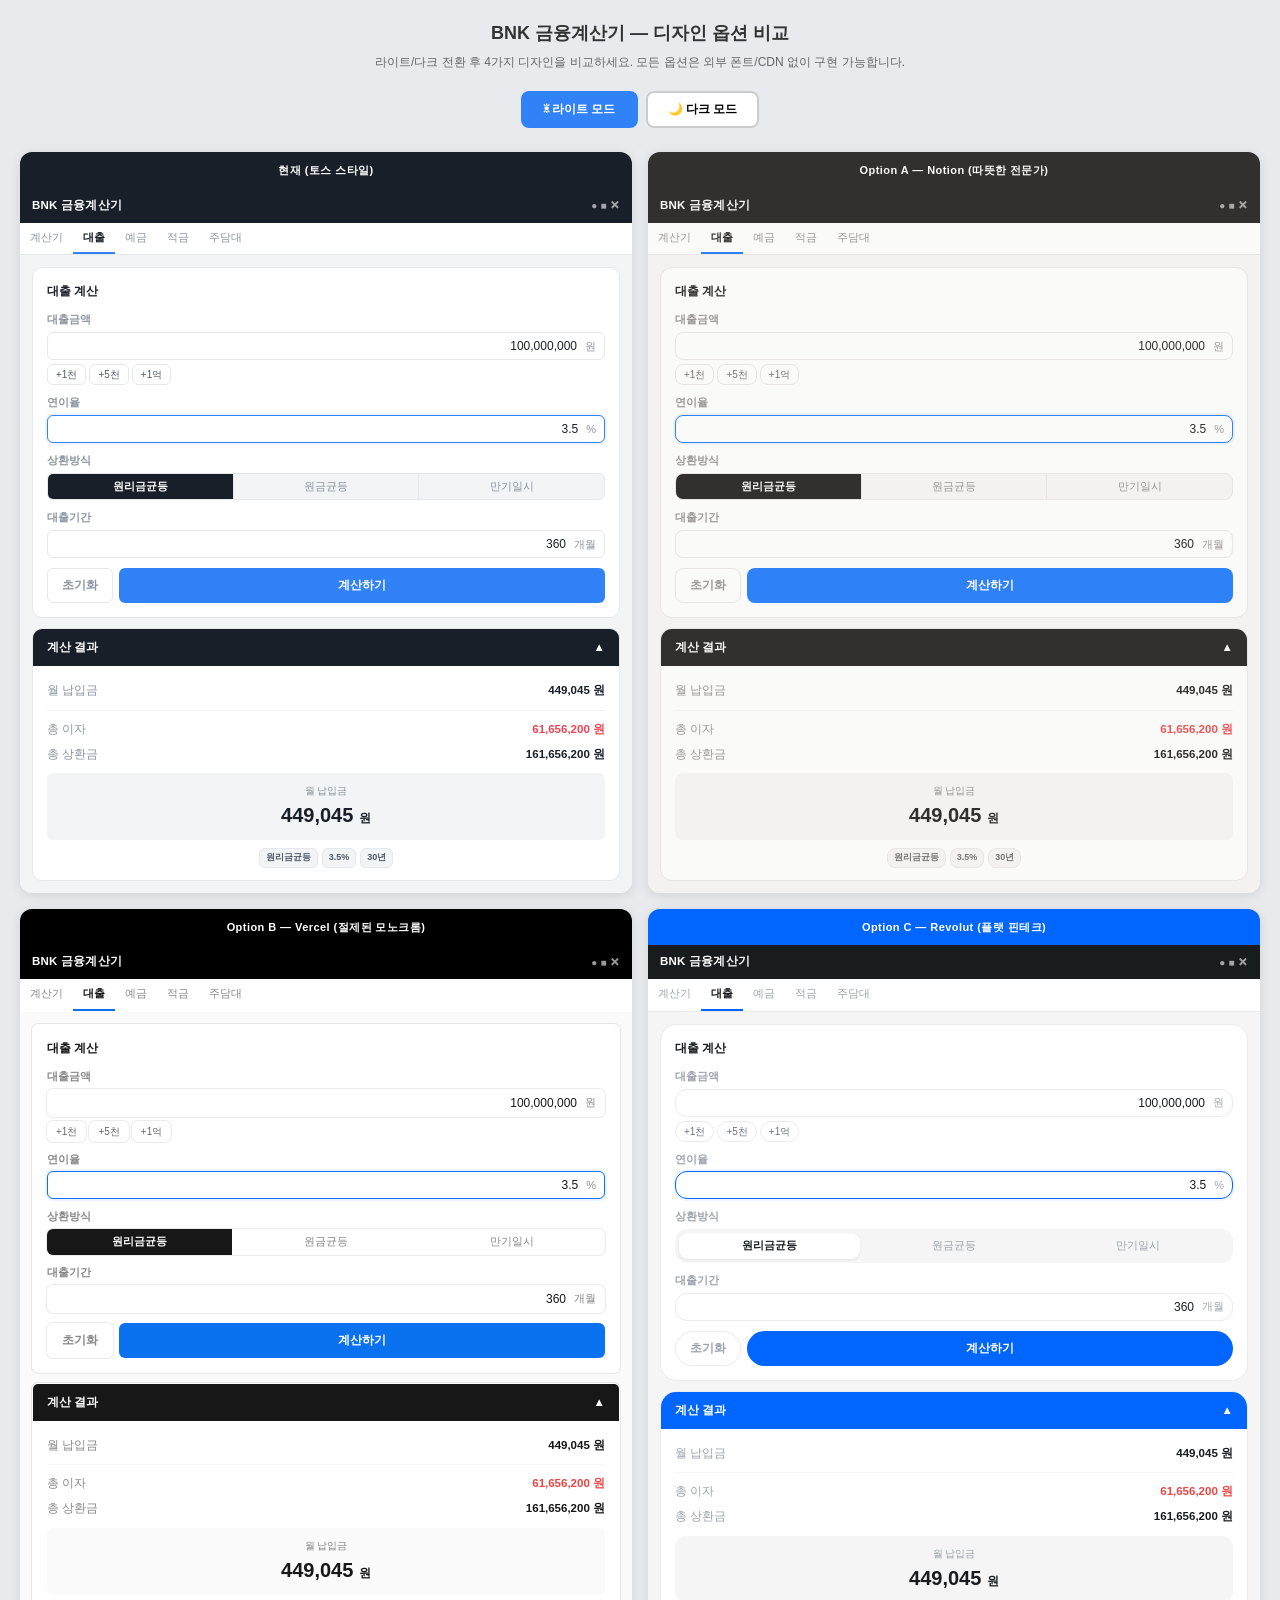
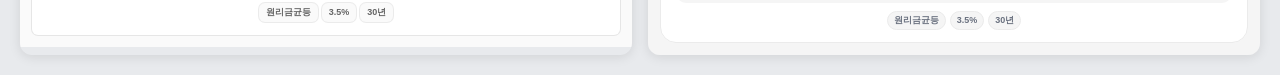
<file: src/design-preview.html>
<!DOCTYPE html>
<html lang="ko">
<head>
<meta charset="UTF-8">
<meta name="viewport" content="width=device-width, initial-scale=1.0">
<title>BNK 금융계산기 — 디자인 옵션 비교</title>
<style>
  *, *::before, *::after { box-sizing: border-box; margin: 0; padding: 0; }
  body {
    font-family: 'Pretendard', -apple-system, BlinkMacSystemFont, 'Segoe UI', 'Malgun Gothic', sans-serif;
    font-size: 13px; line-height: 1.5;
    background: #E8EAED; color: #333;
    padding: 20px;
    -webkit-font-smoothing: antialiased;
  }
  h1 { font-size: 18px; font-weight: 800; margin-bottom: 6px; text-align: center; }
  .subtitle { font-size: 12px; color: #666; text-align: center; margin-bottom: 20px; }

  /* Theme toggle */
  .theme-toggle {
    display: flex; justify-content: center; gap: 8px; margin-bottom: 24px;
  }
  .theme-toggle button {
    padding: 8px 20px; font-size: 12px; font-weight: 600;
    border: 2px solid #CCC; border-radius: 8px;
    background: #FFF; cursor: pointer; transition: all 0.15s;
  }
  .theme-toggle button.active {
    border-color: #3182F6; background: #3182F6; color: #FFF;
  }

  /* Grid */
  .grid { display: grid; grid-template-columns: repeat(4, 1fr); gap: 16px; max-width: 1800px; margin: 0 auto; }
  @media (max-width: 1400px) { .grid { grid-template-columns: repeat(2, 1fr); } }
  @media (max-width: 700px) { .grid { grid-template-columns: 1fr; } }

  /* Each preview card */
  .preview {
    border-radius: 12px; overflow: hidden;
    box-shadow: 0 2px 12px rgba(0,0,0,0.1);
    transition: transform 0.2s;
  }
  .preview:hover { transform: translateY(-2px); }
  .preview__label {
    padding: 10px 16px; font-size: 11px; font-weight: 700;
    text-align: center; letter-spacing: 0.04em;
  }

  /* ===== OPTION THEMES ===== */
  /* Each option has its own CSS variables scoped to its container */

  /* -- Current (Toss) -- */
  .opt-current { --bg:#FFFFFF; --bg-subtle:#F2F4F6; --primary:#3182F6; --primary-hover:#1B64DA;
    --primary-alpha:rgba(49,130,246,0.08); --secondary:#191F28; --subtle:#4E5968;
    --text:#191F28; --text-sub:#8B95A1; --border:#E5E8EB; --divider:#F2F4F6;
    --red:#F04452; --green:#30A952; --title-bg:#191F28; --title-text:#FFFFFF;
    --radius:6px; --radius-lg:10px; --shadow-border: none; --btn-radius: 6px; }
  .opt-current.dark { --bg:#17171C; --bg-subtle:#212126; --primary:#5CA0FA; --primary-hover:#7AB5FB;
    --primary-alpha:rgba(92,160,250,0.14); --secondary:#3A3D46; --subtle:#A0A8B4;
    --text:#F5F5F7; --text-sub:#9A9FAB; --border:#3D3E44; --divider:#2C2D32;
    --red:#FF7B7B; --green:#5DE076; --title-bg:#111113; --title-text:#F5F5F7; }

  /* -- Option A: Notion (Warm) -- */
  .opt-a { --bg:#FAFAF8; --bg-subtle:#F3F2F0; --primary:#2F81F7; --primary-hover:#1A6FDB;
    --primary-alpha:rgba(47,129,247,0.08); --secondary:#31302E; --subtle:#787673;
    --text:#31302E; --text-sub:#9B9895; --border:#E8E5E2; --divider:#F3F2F0;
    --red:#EB5757; --green:#27AE60; --title-bg:#31302E; --title-text:#FAFAF8;
    --radius:8px; --radius-lg:12px; --shadow-border: none; --btn-radius: 8px; }
  .opt-a.dark { --bg:#1F1F1E; --bg-subtle:#2A2A28; --primary:#6DAAFF; --primary-hover:#8BBFFF;
    --primary-alpha:rgba(109,170,255,0.12); --secondary:#3D3C39; --subtle:#A8A5A0;
    --text:#EDECE9; --text-sub:#8D8A86; --border:#3D3C39; --divider:#333230;
    --red:#FF8A8A; --green:#6ECF8E; --title-bg:#171716; --title-text:#EDECE9; }

  /* -- Option B: Vercel (Monochrome) -- */
  .opt-b { --bg:#FFFFFF; --bg-subtle:#FAFAFA; --primary:#0A72EF; --primary-hover:#0060D0;
    --primary-alpha:rgba(10,114,239,0.08); --secondary:#171717; --subtle:#666666;
    --text:#171717; --text-sub:#888888; --border:transparent; --divider:#FAFAFA;
    --red:#EE4444; --green:#17A34A; --title-bg:#000000; --title-text:#FFFFFF;
    --radius:6px; --radius-lg:6px; --btn-radius: 6px;
    --shadow-border: 0 0 0 1px rgba(0,0,0,0.08); }
  .opt-b.dark { --bg:#0A0A0A; --bg-subtle:#141414; --primary:#3291FF; --primary-hover:#52A5FF;
    --primary-alpha:rgba(50,145,255,0.12); --secondary:#EDEDED; --subtle:#A1A1A1;
    --text:#EDEDED; --text-sub:#888888; --border:transparent; --divider:#1A1A1A;
    --red:#FF6B6B; --green:#4ADE80; --title-bg:#000000; --title-text:#EDEDED;
    --shadow-border: 0 0 0 1px rgba(255,255,255,0.08); }

  /* -- Option C: Revolut (Flat) -- */
  .opt-c { --bg:#FFFFFF; --bg-subtle:#F5F5F5; --primary:#0066FF; --primary-hover:#0052CC;
    --primary-alpha:rgba(0,102,255,0.06); --secondary:#191C1F; --subtle:#6B7280;
    --text:#191C1F; --text-sub:#9CA3AF; --border:#EBEBEB; --divider:#F5F5F5;
    --red:#EF4444; --green:#22C55E; --title-bg:#191C1F; --title-text:#FFFFFF;
    --radius:12px; --radius-lg:16px; --shadow-border: none; --btn-radius: 9999px; }
  .opt-c.dark { --bg:#161719; --bg-subtle:#1E2023; --primary:#4D94FF; --primary-hover:#6BABFF;
    --primary-alpha:rgba(77,148,255,0.10); --secondary:#E5E7EB; --subtle:#9CA3AF;
    --text:#F3F4F6; --text-sub:#6B7280; --border:#2D2F33; --divider:#1E2023;
    --red:#F87171; --green:#4ADE80; --title-bg:#0D0E10; --title-text:#F3F4F6;
    --shadow-border: none; }

  /* ===== COMPONENT STYLES (shared across all options) ===== */
  .p-inner {
    background: var(--bg-subtle);
    padding: 12px;
    min-height: 480px;
  }

  .p-title-bar {
    display: flex; align-items: center; justify-content: space-between;
    height: 34px; padding: 0 12px;
    background: var(--title-bg); color: var(--title-text);
    font-size: 11.5px; font-weight: 600; letter-spacing: 0.02em;
  }
  .p-title-bar span { opacity: 0.6; font-size: 10px; }

  .p-tabs {
    display: flex; background: var(--bg);
    border-bottom: 1px solid var(--border);
    box-shadow: var(--shadow-border);
    overflow: hidden;
  }
  .p-tab {
    padding: 7px 10px; font-size: 10.5px; font-weight: 500;
    color: var(--text-sub); border: none; background: none;
    border-bottom: 2px solid transparent; cursor: default; white-space: nowrap;
  }
  .p-tab.active {
    color: var(--text); font-weight: 700;
    border-bottom-color: var(--primary);
  }

  .p-card {
    background: var(--bg);
    border: 1px solid var(--border);
    box-shadow: var(--shadow-border);
    border-radius: var(--radius-lg);
    padding: 14px; margin-bottom: 10px;
  }
  .p-card__title {
    font-size: 12px; font-weight: 700; color: var(--text);
    margin-bottom: 12px;
  }

  .p-field { margin-bottom: 10px; }
  .p-field:last-child { margin-bottom: 0; }
  .p-label {
    display: block; font-size: 10.5px; font-weight: 600;
    color: var(--text-sub); margin-bottom: 4px;
  }
  .p-input-wrap {
    display: flex; align-items: center;
    border: 1px solid var(--border);
    box-shadow: var(--shadow-border);
    border-radius: var(--radius);
    background: var(--bg); overflow: hidden;
  }
  .p-input-wrap input {
    flex: 1; border: none; outline: none;
    padding: 6px 8px; font-size: 12px; text-align: right;
    background: transparent; color: var(--text);
    font-family: inherit;
  }
  .p-input-wrap input::placeholder { color: var(--text-sub); opacity: 0.5; }
  .p-suffix {
    padding: 0 8px 0 0; font-size: 11px; color: var(--text-sub); flex-shrink: 0;
  }

  /* Focus simulation */
  .p-input-wrap.focused {
    border-color: var(--primary);
    box-shadow: 0 0 0 2px var(--primary-alpha);
  }

  .p-quick-btns { display: flex; gap: 3px; margin-top: 4px; flex-wrap: wrap; }
  .p-quick-btn {
    padding: 2px 8px; font-size: 10px; font-weight: 500;
    color: var(--subtle); background: var(--bg);
    border: 1px solid var(--border); box-shadow: var(--shadow-border);
    border-radius: var(--btn-radius); cursor: default;
  }

  .p-toggle-group {
    display: flex;
    border: 1px solid var(--border);
    box-shadow: var(--shadow-border);
    border-radius: var(--radius);
    overflow: hidden; background: var(--divider);
  }
  .p-toggle-btn {
    flex: 1; padding: 5px 6px; font-size: 10.5px; font-weight: 500;
    color: var(--text-sub); background: transparent;
    border: none; cursor: default; text-align: center; white-space: nowrap;
  }
  .p-toggle-btn + .p-toggle-btn { border-left: 1px solid var(--border); }
  .p-toggle-btn.active {
    background: var(--secondary); color: var(--title-text); font-weight: 600;
  }

  /* Revolut variant: pill toggle */
  .opt-c .p-toggle-group {
    background: var(--bg-subtle); border-color: transparent;
    border-radius: var(--radius); gap: 3px; padding: 3px;
  }
  .opt-c .p-toggle-btn {
    border-radius: calc(var(--radius) - 3px);
    border: none !important;
  }
  .opt-c .p-toggle-btn.active {
    background: var(--bg);
    color: var(--text);
    box-shadow: 0 1px 3px rgba(0,0,0,0.08);
  }
  .opt-c .p-toggle-btn + .p-toggle-btn { border-left: none; }

  /* Vercel variant: minimal toggle */
  .opt-b .p-toggle-group {
    background: transparent; border: none;
    box-shadow: var(--shadow-border);
  }
  .opt-b .p-toggle-btn.active {
    background: var(--text);
    color: var(--bg);
  }

  .p-action-row { display: flex; gap: 6px; margin-top: 10px; }
  .p-btn {
    padding: 8px 14px; font-size: 12px; font-weight: 600;
    border-radius: var(--btn-radius); border: none; cursor: default;
  }
  .p-btn--reset {
    background: var(--bg); color: var(--text-sub);
    border: 1px solid var(--border); box-shadow: var(--shadow-border); flex-shrink: 0;
  }
  .p-btn--primary { flex: 1; background: var(--primary); color: #FFF; }

  /* Result card */
  .p-result {
    background: var(--bg);
    border: 1px solid var(--border);
    box-shadow: var(--shadow-border);
    border-radius: var(--radius-lg);
    overflow: hidden;
  }
  .p-result__header {
    display: flex; align-items: center; justify-content: space-between;
    padding: 10px 14px;
    background: var(--secondary); color: var(--title-text);
    font-size: 11.5px; font-weight: 700;
  }
  .p-result__body { padding: 12px 14px; }
  .p-result-row {
    display: flex; justify-content: space-between; align-items: baseline;
    padding: 4px 0; font-size: 11.5px;
  }
  .p-result-row__label { color: var(--text-sub); }
  .p-result-row__value { font-weight: 600; color: var(--text); font-variant-numeric: tabular-nums; }
  .p-result-row__value--red { color: var(--red); }
  .p-result-row__value--green { color: var(--green); }
  .p-result-divider { border: none; border-top: 1px solid var(--divider); margin: 6px 0; }
  .p-result-highlight {
    background: var(--bg-subtle); border-radius: var(--radius);
    padding: 10px; margin-top: 6px; text-align: center;
  }
  .p-result-highlight__label { font-size: 10px; color: var(--text-sub); margin-bottom: 2px; }
  .p-result-highlight__value { font-size: 20px; font-weight: 800; color: var(--text); }
  .p-result-highlight__value small { font-size: 12px; font-weight: 600; }

  /* Revolut result header */
  .opt-c .p-result__header {
    background: var(--primary);
    border-radius: 0;
  }

  /* Vercel result header */
  .opt-b .p-result__header {
    background: var(--text);
    color: var(--bg);
  }

  /* Badge */
  .p-badge {
    display: inline-flex; align-items: center; gap: 4px; margin-top: 8px;
    padding: 3px 8px; font-size: 10px; font-weight: 600;
    border-radius: var(--btn-radius);
    color: var(--subtle); background: var(--bg-subtle);
    border: 1px solid var(--border); box-shadow: var(--shadow-border);
  }

  /* Tag row */
  .p-tag-row { display: flex; gap: 4px; margin-top: 8px; justify-content: center; }
  .p-tag {
    padding: 2px 6px; font-size: 9px; font-weight: 600;
    color: var(--subtle); background: var(--bg-subtle);
    border-radius: var(--btn-radius); border: 1px solid var(--border);
    box-shadow: var(--shadow-border);
  }

  /* Opt label colors */
  .opt-current .preview__label { background: #191F28; color: #FFF; }
  .opt-a .preview__label { background: #31302E; color: #FAFAF8; }
  .opt-b .preview__label { background: #000; color: #FFF; }
  .opt-c .preview__label { background: #0066FF; color: #FFF; }
</style>
</head>
<body>

<h1>BNK 금융계산기 — 디자인 옵션 비교</h1>
<p class="subtitle">라이트/다크 전환 후 4가지 디자인을 비교하세요. 모든 옵션은 외부 폰트/CDN 없이 구현 가능합니다.</p>

<div class="theme-toggle">
  <button class="active" onclick="setMode('light')">☀ 라이트 모드</button>
  <button onclick="setMode('dark')">🌙 다크 모드</button>
</div>

<div class="grid">

  <!-- CURRENT -->
  <div class="preview opt-current" id="opt-current">
    <div class="preview__label">현재 (토스 스타일)</div>
    <div class="p-title-bar">BNK 금융계산기 <span>● ■ ✕</span></div>
    <div class="p-tabs">
      <div class="p-tab">계산기</div>
      <div class="p-tab active">대출</div>
      <div class="p-tab">예금</div>
      <div class="p-tab">적금</div>
      <div class="p-tab">주담대</div>
    </div>
    <div class="p-inner">
      <div class="p-card">
        <div class="p-card__title">대출 계산</div>
        <div class="p-field">
          <label class="p-label">대출금액</label>
          <div class="p-input-wrap">
            <input type="text" value="100,000,000" readonly>
            <span class="p-suffix">원</span>
          </div>
          <div class="p-quick-btns">
            <div class="p-quick-btn">+1천</div>
            <div class="p-quick-btn">+5천</div>
            <div class="p-quick-btn">+1억</div>
          </div>
        </div>
        <div class="p-field">
          <label class="p-label">연이율</label>
          <div class="p-input-wrap focused">
            <input type="text" value="3.5" readonly>
            <span class="p-suffix">%</span>
          </div>
        </div>
        <div class="p-field">
          <label class="p-label">상환방식</label>
          <div class="p-toggle-group">
            <div class="p-toggle-btn active">원리금균등</div>
            <div class="p-toggle-btn">원금균등</div>
            <div class="p-toggle-btn">만기일시</div>
          </div>
        </div>
        <div class="p-field">
          <label class="p-label">대출기간</label>
          <div class="p-input-wrap">
            <input type="text" value="360" readonly>
            <span class="p-suffix">개월</span>
          </div>
        </div>
        <div class="p-action-row">
          <button class="p-btn p-btn--reset">초기화</button>
          <button class="p-btn p-btn--primary">계산하기</button>
        </div>
      </div>

      <div class="p-result">
        <div class="p-result__header">계산 결과 <span>▲</span></div>
        <div class="p-result__body">
          <div class="p-result-row">
            <span class="p-result-row__label">월 납입금</span>
            <span class="p-result-row__value">449,045 원</span>
          </div>
          <hr class="p-result-divider">
          <div class="p-result-row">
            <span class="p-result-row__label">총 이자</span>
            <span class="p-result-row__value p-result-row__value--red">61,656,200 원</span>
          </div>
          <div class="p-result-row">
            <span class="p-result-row__label">총 상환금</span>
            <span class="p-result-row__value">161,656,200 원</span>
          </div>
          <div class="p-result-highlight">
            <div class="p-result-highlight__label">월 납입금</div>
            <div class="p-result-highlight__value">449,045 <small>원</small></div>
          </div>
          <div class="p-tag-row">
            <div class="p-tag">원리금균등</div>
            <div class="p-tag">3.5%</div>
            <div class="p-tag">30년</div>
          </div>
        </div>
      </div>
    </div>
  </div>

  <!-- OPTION A: Notion -->
  <div class="preview opt-a" id="opt-a">
    <div class="preview__label">Option A — Notion (따뜻한 전문가)</div>
    <div class="p-title-bar">BNK 금융계산기 <span>● ■ ✕</span></div>
    <div class="p-tabs">
      <div class="p-tab">계산기</div>
      <div class="p-tab active">대출</div>
      <div class="p-tab">예금</div>
      <div class="p-tab">적금</div>
      <div class="p-tab">주담대</div>
    </div>
    <div class="p-inner">
      <div class="p-card">
        <div class="p-card__title">대출 계산</div>
        <div class="p-field">
          <label class="p-label">대출금액</label>
          <div class="p-input-wrap">
            <input type="text" value="100,000,000" readonly>
            <span class="p-suffix">원</span>
          </div>
          <div class="p-quick-btns">
            <div class="p-quick-btn">+1천</div>
            <div class="p-quick-btn">+5천</div>
            <div class="p-quick-btn">+1억</div>
          </div>
        </div>
        <div class="p-field">
          <label class="p-label">연이율</label>
          <div class="p-input-wrap focused">
            <input type="text" value="3.5" readonly>
            <span class="p-suffix">%</span>
          </div>
        </div>
        <div class="p-field">
          <label class="p-label">상환방식</label>
          <div class="p-toggle-group">
            <div class="p-toggle-btn active">원리금균등</div>
            <div class="p-toggle-btn">원금균등</div>
            <div class="p-toggle-btn">만기일시</div>
          </div>
        </div>
        <div class="p-field">
          <label class="p-label">대출기간</label>
          <div class="p-input-wrap">
            <input type="text" value="360" readonly>
            <span class="p-suffix">개월</span>
          </div>
        </div>
        <div class="p-action-row">
          <button class="p-btn p-btn--reset">초기화</button>
          <button class="p-btn p-btn--primary">계산하기</button>
        </div>
      </div>

      <div class="p-result">
        <div class="p-result__header">계산 결과 <span>▲</span></div>
        <div class="p-result__body">
          <div class="p-result-row">
            <span class="p-result-row__label">월 납입금</span>
            <span class="p-result-row__value">449,045 원</span>
          </div>
          <hr class="p-result-divider">
          <div class="p-result-row">
            <span class="p-result-row__label">총 이자</span>
            <span class="p-result-row__value p-result-row__value--red">61,656,200 원</span>
          </div>
          <div class="p-result-row">
            <span class="p-result-row__label">총 상환금</span>
            <span class="p-result-row__value">161,656,200 원</span>
          </div>
          <div class="p-result-highlight">
            <div class="p-result-highlight__label">월 납입금</div>
            <div class="p-result-highlight__value">449,045 <small>원</small></div>
          </div>
          <div class="p-tag-row">
            <div class="p-tag">원리금균등</div>
            <div class="p-tag">3.5%</div>
            <div class="p-tag">30년</div>
          </div>
        </div>
      </div>
    </div>
  </div>

  <!-- OPTION B: Vercel -->
  <div class="preview opt-b" id="opt-b">
    <div class="preview__label">Option B — Vercel (절제된 모노크롬)</div>
    <div class="p-title-bar">BNK 금융계산기 <span>● ■ ✕</span></div>
    <div class="p-tabs">
      <div class="p-tab">계산기</div>
      <div class="p-tab active">대출</div>
      <div class="p-tab">예금</div>
      <div class="p-tab">적금</div>
      <div class="p-tab">주담대</div>
    </div>
    <div class="p-inner">
      <div class="p-card">
        <div class="p-card__title">대출 계산</div>
        <div class="p-field">
          <label class="p-label">대출금액</label>
          <div class="p-input-wrap">
            <input type="text" value="100,000,000" readonly>
            <span class="p-suffix">원</span>
          </div>
          <div class="p-quick-btns">
            <div class="p-quick-btn">+1천</div>
            <div class="p-quick-btn">+5천</div>
            <div class="p-quick-btn">+1억</div>
          </div>
        </div>
        <div class="p-field">
          <label class="p-label">연이율</label>
          <div class="p-input-wrap focused">
            <input type="text" value="3.5" readonly>
            <span class="p-suffix">%</span>
          </div>
        </div>
        <div class="p-field">
          <label class="p-label">상환방식</label>
          <div class="p-toggle-group">
            <div class="p-toggle-btn active">원리금균등</div>
            <div class="p-toggle-btn">원금균등</div>
            <div class="p-toggle-btn">만기일시</div>
          </div>
        </div>
        <div class="p-field">
          <label class="p-label">대출기간</label>
          <div class="p-input-wrap">
            <input type="text" value="360" readonly>
            <span class="p-suffix">개월</span>
          </div>
        </div>
        <div class="p-action-row">
          <button class="p-btn p-btn--reset">초기화</button>
          <button class="p-btn p-btn--primary">계산하기</button>
        </div>
      </div>

      <div class="p-result">
        <div class="p-result__header">계산 결과 <span>▲</span></div>
        <div class="p-result__body">
          <div class="p-result-row">
            <span class="p-result-row__label">월 납입금</span>
            <span class="p-result-row__value">449,045 원</span>
          </div>
          <hr class="p-result-divider">
          <div class="p-result-row">
            <span class="p-result-row__label">총 이자</span>
            <span class="p-result-row__value p-result-row__value--red">61,656,200 원</span>
          </div>
          <div class="p-result-row">
            <span class="p-result-row__label">총 상환금</span>
            <span class="p-result-row__value">161,656,200 원</span>
          </div>
          <div class="p-result-highlight">
            <div class="p-result-highlight__label">월 납입금</div>
            <div class="p-result-highlight__value">449,045 <small>원</small></div>
          </div>
          <div class="p-tag-row">
            <div class="p-tag">원리금균등</div>
            <div class="p-tag">3.5%</div>
            <div class="p-tag">30년</div>
          </div>
        </div>
      </div>
    </div>
  </div>

  <!-- OPTION C: Revolut -->
  <div class="preview opt-c" id="opt-c">
    <div class="preview__label">Option C — Revolut (플랫 핀테크)</div>
    <div class="p-title-bar">BNK 금융계산기 <span>● ■ ✕</span></div>
    <div class="p-tabs">
      <div class="p-tab">계산기</div>
      <div class="p-tab active">대출</div>
      <div class="p-tab">예금</div>
      <div class="p-tab">적금</div>
      <div class="p-tab">주담대</div>
    </div>
    <div class="p-inner">
      <div class="p-card">
        <div class="p-card__title">대출 계산</div>
        <div class="p-field">
          <label class="p-label">대출금액</label>
          <div class="p-input-wrap">
            <input type="text" value="100,000,000" readonly>
            <span class="p-suffix">원</span>
          </div>
          <div class="p-quick-btns">
            <div class="p-quick-btn">+1천</div>
            <div class="p-quick-btn">+5천</div>
            <div class="p-quick-btn">+1억</div>
          </div>
        </div>
        <div class="p-field">
          <label class="p-label">연이율</label>
          <div class="p-input-wrap focused">
            <input type="text" value="3.5" readonly>
            <span class="p-suffix">%</span>
          </div>
        </div>
        <div class="p-field">
          <label class="p-label">상환방식</label>
          <div class="p-toggle-group">
            <div class="p-toggle-btn active">원리금균등</div>
            <div class="p-toggle-btn">원금균등</div>
            <div class="p-toggle-btn">만기일시</div>
          </div>
        </div>
        <div class="p-field">
          <label class="p-label">대출기간</label>
          <div class="p-input-wrap">
            <input type="text" value="360" readonly>
            <span class="p-suffix">개월</span>
          </div>
        </div>
        <div class="p-action-row">
          <button class="p-btn p-btn--reset">초기화</button>
          <button class="p-btn p-btn--primary">계산하기</button>
        </div>
      </div>

      <div class="p-result">
        <div class="p-result__header">계산 결과 <span>▲</span></div>
        <div class="p-result__body">
          <div class="p-result-row">
            <span class="p-result-row__label">월 납입금</span>
            <span class="p-result-row__value">449,045 원</span>
          </div>
          <hr class="p-result-divider">
          <div class="p-result-row">
            <span class="p-result-row__label">총 이자</span>
            <span class="p-result-row__value p-result-row__value--red">61,656,200 원</span>
          </div>
          <div class="p-result-row">
            <span class="p-result-row__label">총 상환금</span>
            <span class="p-result-row__value">161,656,200 원</span>
          </div>
          <div class="p-result-highlight">
            <div class="p-result-highlight__label">월 납입금</div>
            <div class="p-result-highlight__value">449,045 <small>원</small></div>
          </div>
          <div class="p-tag-row">
            <div class="p-tag">원리금균등</div>
            <div class="p-tag">3.5%</div>
            <div class="p-tag">30년</div>
          </div>
        </div>
      </div>
    </div>
  </div>

</div>

<script>
function setMode(mode) {
  const btns = document.querySelectorAll('.theme-toggle button');
  btns.forEach((b, i) => b.classList.toggle('active', (mode === 'light' ? i === 0 : i === 1)));
  document.querySelectorAll('.preview').forEach(el => {
    if (mode === 'dark') el.classList.add('dark');
    else el.classList.remove('dark');
  });
}
</script>
</body>
</html>
</file>
<file: src/css/style.css>
/* ===== BNK 금융계산기 — Apple-Inspired 디자인 토큰 ===== */
:root, [data-theme="light"] {
  --bg:          #FFFFFF;
  --bg-subtle:   #F5F5F7;
  --primary:     #0071E3;
  --primary-hover:#0077ED;
  --primary-alpha:rgba(0,113,227,0.08);
  --primary-light:#E8F1FC;
  --secondary:   #1D1D1F;
  --subtle:      #6E6E73;
  --text:        #1D1D1F;
  --text-sub:    #86868B;
  --border:      #D2D2D7;
  --divider:     #F5F5F7;
  --red:         #FF3B30;
  --orange:      #FF9500;
  --green:       #34C759;
  --info:        #0071E3;

  --title-bg:    #000000;
  --title-text:  #F5F5F7;

  --app-width: 440px;
  --radius: 8px;
  --radius-lg: 12px;
  --font: -apple-system, BlinkMacSystemFont, 'SF Pro Text', 'SF Pro Display', 'Pretendard', 'Malgun Gothic', '맑은 고딕', 'Helvetica Neue', sans-serif;
}

/* ── Dark Theme ── */
[data-theme="dark"] {
  --bg:          #1C1C1E;
  --bg-subtle:   #2C2C2E;
  --primary:     #0A84FF;
  --primary-hover:#409CFF;
  --primary-alpha:rgba(10,132,255,0.15);
  --primary-light:#1C2A3E;
  --secondary:   #F5F5F7;
  --subtle:      #98989D;
  --text:        #F5F5F7;
  --text-sub:    #98989D;
  --border:      #38383A;
  --divider:     #2C2C2E;
  --red:         #FF453A;
  --orange:      #FF9F0A;
  --green:       #30D158;
  --info:        #0A84FF;

  --title-bg:    #000000;
  --title-text:  #F5F5F7;
}

/* ===== Reset & Base ===== */
*, *::before, *::after { box-sizing: border-box; margin: 0; padding: 0; }

body {
  font-family: var(--font);
  font-size: 14px;
  line-height: 1.47;
  letter-spacing: -0.224px;
  color: var(--text);
  background: var(--bg);
  -webkit-font-smoothing: antialiased;
  -moz-osx-font-smoothing: grayscale;
  overflow: hidden;
  user-select: none;
}

input, button, select { font-family: inherit; font-size: inherit; }
input, textarea, select { user-select: text; -webkit-user-select: text; }

/* ===== App Shell ===== */
#app {
  width: 100%;
  max-width: var(--app-width);
  margin: 0 auto;
  height: 100vh;
  display: flex;
  flex-direction: column;
  overflow: hidden;
}

html {
  background: var(--bg-subtle);
}
[data-theme="dark"] html {
  background: #17171C;
}

/* ----- Title Bar ----- */
.title-bar {
  display: flex;
  align-items: center;
  justify-content: space-between;
  height: 36px;
  padding: 0 12px;
  background: var(--title-bg);
  color: var(--title-text);
  font-size: 13px;
  font-weight: 600;
  letter-spacing: 0.02em;
  -webkit-app-region: drag;
  flex-shrink: 0;
}

.title-bar__left {
  display: flex;
  align-items: center;
  gap: 6px;
}

.title-bar__logo {
  width: 18px; height: 18px;
  object-fit: contain;
  border-radius: 2px;
}

.title-bar__actions {
  display: flex;
  gap: 2px;
  -webkit-app-region: no-drag;
}

.title-bar__btn {
  width: 28px; height: 28px;
  background: none; border: none;
  color: rgba(255,255,255,0.7);
  cursor: pointer; border-radius: 4px;
  display: flex; align-items: center; justify-content: center;
  font-size: 15px;
  transition: background 0.15s, color 0.15s;
}
.title-bar__btn:hover { background: rgba(255,255,255,0.12); color: #fff; }
.title-bar__btn--active { color: #fff; background: rgba(255,255,255,0.18); }
.title-bar__btn--theme { font-size: 17px; }
.title-bar__btn--theme-sun { color: #FFD60A; text-shadow: 0 0 6px rgba(255,214,10,0.5); }
.title-bar__btn--theme-moon { color: #BFC1FF; text-shadow: 0 0 6px rgba(191,193,255,0.4); }
.title-bar__btn--settings {
  width: auto;
  padding: 0 8px;
  font-size: 12px;
  gap: 3px;
  letter-spacing: -0.02em;
}

/* ----- Tab Navigation ----- */
.tab-nav-wrap {
  position: relative;
  flex-shrink: 0;
}

.tab-nav {
  display: flex;
  flex: 1;
  min-width: 0;
  border-bottom: 1px solid var(--border);
  background: var(--bg);
  overflow-x: auto;
  scrollbar-width: none;
  position: relative;
  mask-image: linear-gradient(to right, #000 85%, transparent 100%);
  -webkit-mask-image: linear-gradient(to right, #000 85%, transparent 100%);
}
.tab-nav::-webkit-scrollbar { display: none; }
.tab-nav.dragging { cursor: grabbing; user-select: none; }
.tab-nav:not(.dragging) { cursor: grab; }

.tab-nav__fixed-item {
  flex-shrink: 0;
  padding: 8px 10px;
  font-size: 13px;
  font-weight: 500;
  color: var(--text-sub);
  background: var(--bg);
  border: none;
  border-bottom: 2px solid transparent;
  border-left: 1px solid var(--border);
  cursor: pointer;
  transition: color 0.15s, border-color 0.15s;
  white-space: nowrap;
}
.tab-nav__fixed-item:hover { color: var(--secondary); }
.tab-nav__fixed-item.active {
  color: var(--secondary);
  font-weight: 700;
  border-bottom-color: var(--primary);
}

.tab-nav__item {
  flex-shrink: 0;
  padding: 8px 12px;
  font-size: 13px;
  font-weight: 500;
  color: var(--text-sub);
  background: none; border: none;
  border-bottom: 2px solid transparent;
  cursor: pointer;
  transition: color 0.15s, border-color 0.15s;
  white-space: nowrap;
  display: flex; align-items: center; gap: 3px;
}
.tab-nav__item:hover { color: var(--primary); }
.tab-nav__item.active {
  color: var(--primary);
  font-weight: 600;
  border-bottom-color: var(--primary);
}
.tab-nav__item.is-fav::before {
  content: '★';
  font-size: 7px;
  color: #F5A623;
  margin-right: 1px;
}

/* Favorite star in tab */
.tab-fav {
  font-size: 11px;
  color: var(--border);
  cursor: pointer;
  line-height: 1;
}
.tab-fav.starred { color: #F5A623; }

/* Mega menu trigger */
.tab-nav__menu-btn {
  flex-shrink: 0;
  width: 32px;
  background: var(--bg);
  border: none;
  border-bottom: 1px solid var(--border);
  border-left: 1px solid var(--border);
  cursor: pointer;
  color: var(--text-sub);
  font-size: 15px;
  display: flex; align-items: center; justify-content: center;
  transition: background 0.15s;
}
.tab-nav__menu-btn:hover { background: var(--divider); }

/* Mega Menu — extends below tab bar */
.mega-menu {
  display: none;
  position: absolute;
  top: 100%;
  left: 0; right: 0;
  background: var(--bg);
  border-bottom: 1px solid var(--border);
  box-shadow: 0 4px 12px rgba(0,0,0,0.08);
  z-index: 100;
  padding: 6px 8px 8px;
}
.mega-menu.open { display: block; }

.mega-menu__section { margin-bottom: 4px; }
.mega-menu__section:last-child { margin-bottom: 0; }

.mega-menu__section-title {
  font-size: 10px;
  font-weight: 700;
  color: var(--text-sub);
  letter-spacing: 0.04em;
  padding: 2px 2px 4px;
}

.mega-menu__grid {
  display: flex;
  flex-wrap: wrap;
  gap: 4px;
  margin-bottom: 6px;
}

.mega-menu__item {
  position: relative;
  padding: 4px 10px;
  font-size: 12px;
  font-weight: 500;
  color: var(--text);
  background: var(--bg-subtle);
  border: 1px solid var(--border);
  border-radius: 12px;
  cursor: pointer;
  text-align: center;
  transition: all 0.12s;
  display: inline-flex; align-items: center; gap: 3px;
  white-space: nowrap;
}
.mega-menu__item:hover {
  border-color: var(--primary);
  color: var(--primary);
  background: var(--bg);
}
.mega-menu__item.active {
  background: var(--primary);
  color: #fff;
  border-color: var(--primary);
  font-weight: 600;
}
.mega-menu__item .fav-star {
  font-size: 11px;
  color: var(--text-sub);
  cursor: pointer;
  margin-left: 1px;
  opacity: 0.4;
  transition: opacity 0.15s;
}
.mega-menu__item .fav-star:hover { opacity: 1; }
.mega-menu__item .fav-star.is-fav {
  color: #F5A623;
  opacity: 1;
}

/* Recent calc footer bar */
.recent-bar {
  flex-shrink: 0;
  border-top: 1px solid var(--border);
  background: var(--bg);
  padding: 6px 12px;
  display: none;
}
.recent-bar.show { display: block; }
.recent-bar__title {
  font-size: 10px;
  font-weight: 700;
  color: var(--text-sub);
  margin-bottom: 4px;
}
.recent-bar__list {
  display: flex;
  flex-direction: column;
  gap: 4px;
}
.recent-bar__item {
  display: flex;
  align-items: center;
  gap: 8px;
  padding: 4px 8px;
  background: var(--bg-subtle);
  border: 1px solid var(--border);
  border-radius: var(--radius);
  cursor: pointer;
  transition: border-color 0.12s;
}
.recent-bar__item:hover { border-color: var(--primary); }
.recent-bar__item-tab {
  font-size: 11px;
  font-weight: 700;
  color: var(--secondary);
  min-width: 48px;
}
.recent-bar__item-result {
  font-size: 12px;
  font-weight: 600;
  color: var(--text);
  flex: 1;
  text-align: right;
  overflow: hidden;
  text-overflow: ellipsis;
  white-space: nowrap;
}
.recent-bar__item-time {
  font-size: 10px;
  color: var(--text-sub);
}

/* ----- Content Area ----- */
.content {
  flex: 1;
  overflow-y: auto;
  padding: 14px 16px 20px;
  background: var(--bg-subtle);
  scrollbar-width: thin;
  scrollbar-color: var(--border) transparent;
}
.content::-webkit-scrollbar { width: 5px; }
.content::-webkit-scrollbar-thumb { background: var(--border); border-radius: 3px; }

.tab-panel { display: none; }
.tab-panel.active { display: block; }

/* ===== Card ===== */
.card {
  background: var(--bg);
  border: none;
  border-radius: var(--radius-lg);
  padding: 18px;
  margin-bottom: 12px;
  box-shadow: 0 1px 3px rgba(0,0,0,0.08), 0 1px 2px rgba(0,0,0,0.06);
}

.card__title {
  font-size: 14px; font-weight: 700;
  color: var(--secondary);
  margin-bottom: 14px;
  display: flex; align-items: center; gap: 6px;
}

/* ===== Form Fields ===== */
.field { margin-bottom: 14px; }
.field:last-child { margin-bottom: 0; }

.field__label {
  display: block;
  font-size: 12.5px; font-weight: 600;
  color: var(--text-sub);
  margin-bottom: 5px;
}
.field__label-hint {
  font-weight: 400; font-size: 11.5px;
  color: #9BA3AE; margin-left: 4px;
}

.input-wrap {
  display: flex; align-items: center;
  border: 1px solid var(--border);
  border-radius: var(--radius);
  background: var(--bg);
  transition: border-color 0.15s;
  overflow: hidden;
}
.input-wrap:focus-within {
  border-color: var(--primary);
  box-shadow: 0 0 0 3px var(--primary-alpha);
}
.input-wrap input {
  flex: 1; min-width: 0;
  border: none; outline: none;
  padding: 7px 10px;
  font-size: 14px; text-align: right;
  background: transparent; color: var(--text);
}
.input-wrap input::placeholder { color: var(--text-sub); opacity: 0.6; }
.input-wrap__suffix {
  padding: 0 10px 0 0;
  font-size: 13px; color: var(--text-sub); flex-shrink: 0;
}

/* Policy-variable inline edit indicator */
.input-wrap--policy {
  border-color: #FFE0B2;
  background: #FFFCF8;
}
.input-wrap--policy:focus-within {
  border-color: var(--orange);
  box-shadow: 0 0 0 2px rgba(239,108,0,0.10);
}

/* Quick buttons */
.quick-btns { display: flex; gap: 4px; margin-top: 5px; flex-wrap: wrap; }
.quick-btn {
  padding: 3px 10px; font-size: 12px; font-weight: 500;
  color: var(--subtle); background: var(--bg);
  border: 1px solid var(--border); border-radius: 20px;
  cursor: pointer; transition: all 0.12s;
}
.quick-btn:hover { background: var(--primary); color: #fff; border-color: var(--primary); }
.quick-btn:active { transform: scale(0.96); }
.quick-btn--reset {
  margin-left: auto;
  color: var(--text-sub); background: transparent;
  border-color: var(--border);
}
.quick-btn--reset:hover { background: var(--divider); color: var(--text); border-color: var(--border); }

/* Toggle group */
.toggle-group {
  display: flex; gap: 0;
  border: 1px solid var(--border);
  border-radius: var(--radius);
  overflow: hidden;
  background: var(--divider);
}
.toggle-btn {
  flex: 1; padding: 6px 8px;
  font-size: 12.5px; font-weight: 500;
  color: var(--text-sub); background: transparent;
  border: none; cursor: pointer;
  transition: all 0.15s;
  white-space: nowrap; text-align: center;
}
.toggle-btn + .toggle-btn { border-left: 1px solid var(--border); }
.toggle-btn.active { background: #1D1D1F; color: #fff; font-weight: 600; }
[data-theme="dark"] .toggle-btn.active { background: #F5F5F7; color: #1D1D1F; }
.toggle-btn:not(.active):hover { background: var(--primary-alpha); }

.input-with-toggle { display: flex; gap: 6px; }
.input-with-toggle .input-wrap { flex: 1; }
.input-with-toggle .toggle-group { flex-shrink: 0; width: auto; }
.input-with-toggle .toggle-btn { padding: 6px 12px; }

/* ===== Action Buttons ===== */
.action-row { display: flex; gap: 8px; margin-top: 18px; }
.btn {
  padding: 12px 16px; font-size: 15px; font-weight: 500;
  border-radius: var(--radius-lg); border: none;
  cursor: pointer; transition: all 0.2s;
  letter-spacing: -0.2px;
}
.btn:active { transform: scale(0.97); }
.btn--reset {
  background: var(--bg); color: var(--text-sub);
  border: 1px solid var(--border); flex-shrink: 0;
}
.btn--reset:hover { background: var(--divider); }
.btn--primary { flex: 1; background: var(--primary); color: #fff; }
.btn--primary:hover { background: var(--primary-hover); }

/* ===== Result Card ===== */
.result-card {
  background: var(--bg);
  border: none;
  border-radius: var(--radius-lg);
  overflow: hidden;
  box-shadow: 0 1px 3px rgba(0,0,0,0.08), 0 1px 2px rgba(0,0,0,0.06);
}
.result-card__header {
  display: flex; align-items: center; justify-content: space-between;
  padding: 12px 16px;
  background: #000000; color: #fff;
  font-size: 13.5px; font-weight: 600; cursor: pointer;
  letter-spacing: -0.2px;
}
.result-card__toggle { font-size: 11px; opacity: 0.7; transition: transform 0.2s; }
.result-card__toggle.collapsed { transform: rotate(180deg); }
.result-card__body { padding: 14px 16px; }

.result-row {
  display: flex; justify-content: space-between; align-items: baseline;
  padding: 5px 0; font-size: 13.5px;
}
.result-row__label { color: var(--text-sub); }
.result-row__value { font-weight: 600; font-variant-numeric: tabular-nums; }
.result-row__value--red { color: var(--red); }
.result-row__value--green { color: var(--green); }

.result-divider { border: none; border-top: 1px solid var(--divider); margin: 8px 0; }

.result-highlight {
  background: var(--bg-subtle); border-radius: var(--radius);
  padding: 14px; margin-top: 8px; text-align: center;
}
.result-highlight__label { font-size: 12px; color: var(--text-sub); margin-bottom: 4px; letter-spacing: -0.1px; }
.result-highlight__value {
  font-size: 24px; font-weight: 700;
  color: var(--text); font-variant-numeric: tabular-nums;
  letter-spacing: -0.5px;
}
.result-highlight__value span { font-size: 14px; font-weight: 600; }

[data-theme="dark"] .result-highlight__value { color: #F5F5F7; }
[data-theme="dark"] .dash-card__percent { color: #F5F5F7; }

/* Stress DSR */
.stress-card {
  background: #FFF8F0; border: 1px solid #FFE0B2;
  border-radius: var(--radius); padding: 10px 12px;
  margin-top: 8px; font-size: 12.5px;
}
.stress-card__title { font-weight: 700; color: var(--orange); margin-bottom: 6px; }
.stress-card__row { display: flex; justify-content: space-between; padding: 2px 0; color: var(--text-sub); }
.stress-card__value { font-weight: 600; color: var(--text); }
.stress-highlight { font-size: 19px; font-weight: 800; color: var(--orange); text-align: center; margin-top: 6px; }

/* Result footer */
.result-footer {
  display: flex; align-items: center; justify-content: space-between;
  padding: 8px 16px; border-top: 1px solid var(--divider);
}
.result-link {
  font-size: 12.5px; color: var(--primary); font-weight: 600;
  background: none; border: none; cursor: pointer; text-decoration: none;
}
.result-link:hover { text-decoration: underline; }

.btn-memory {
  padding: 4px 10px; font-size: 12px; font-weight: 700;
  color: var(--subtle); background: var(--bg-subtle);
  border: 1px solid var(--border); border-radius: 4px;
  cursor: pointer; transition: all 0.12s;
}
.btn-memory:hover { background: var(--primary); color: #fff; border-color: var(--primary); }

/* ===== Disclaimer ===== */
.disclaimer { font-size: 11.5px; color: #9BA3AE; line-height: 1.6; padding: 8px 0 0; }

/* ===== RTI 인라인 필드 ===== */
.field-inline { display: flex; gap: 6px; align-items: center; margin-bottom: 6px; }
.field-inline label { min-width: 48px; font-size: 12px; font-weight: 600; color: var(--text-sub); white-space: nowrap; }
.field-inline .input-wrap { flex: 1; }
.btn-add-row {
  float: right; padding: 2px 10px; font-size: 11px; font-weight: 600;
  color: var(--primary); background: transparent;
  border: 1px solid var(--primary); border-radius: 4px; cursor: pointer;
}
.btn-add-row:hover { background: var(--primary); color: #fff; }
.btn-remove-row {
  padding: 2px 8px; font-size: 14px; font-weight: 700;
  color: var(--red, #E5534B); background: transparent; border: none; cursor: pointer; flex-shrink: 0;
}
.btn-remove-row:hover { color: #fff; background: var(--red, #E5534B); border-radius: 4px; }
.rti-loan-row, .rti-floor-row { margin-bottom: 2px; }

/* ===== Policy Badge ===== */
.badge-policy {
  display: inline-block; padding: 1px 6px;
  font-size: 10.5px; font-weight: 600;
  color: var(--orange); background: #FFF3E0;
  border-radius: 3px; margin-left: 4px; vertical-align: middle;
  cursor: pointer;
}
.badge-policy:hover { background: #FFE0B2; }

/* ===== Condition Badges ===== */
.cond-badges { display: flex; gap: 4px; flex-wrap: wrap; margin-top: 6px; justify-content: center; }
.cond-badge {
  padding: 2px 8px; font-size: 11px; font-weight: 600;
  color: var(--subtle); background: var(--bg-subtle);
  border-radius: 20px; border: 1px solid var(--border);
}

/* ===== Dashboard Grid ===== */
.dash-grid { display: grid; grid-template-columns: 1fr 1fr; gap: 8px; margin-bottom: 10px; }
.dash-card {
  background: var(--bg); border: 1px solid var(--border);
  border-radius: var(--radius); padding: 10px; text-align: center;
}
.dash-card__label { font-size: 11.5px; color: var(--text-sub); margin-bottom: 4px; }
.dash-card__percent { font-size: 21px; font-weight: 800; color: var(--secondary); }
.dash-card__sub { font-size: 11px; color: var(--text-sub); margin-top: 2px; }
.dash-card--stress .dash-card__percent { color: var(--orange); }

.comp-limit {
  background: var(--secondary); border-radius: var(--radius);
  padding: 16px; text-align: center; color: #fff;
}
.comp-limit__label { font-size: 12px; opacity: 0.8; margin-bottom: 4px; }
.comp-limit__value { font-size: 25px; font-weight: 800; }
.comp-limit__detail { font-size: 11.5px; opacity: 0.7; margin-top: 6px; }

/* ===== Schedule Table ===== */
.schedule-table-wrap {
  max-height: 400px;
  overflow-y: auto;
  scrollbar-width: thin;
  scrollbar-color: var(--border) transparent;
}
.schedule-table {
  width: 100%;
  border-collapse: collapse;
  font-size: 11.5px;
}
.schedule-table th {
  position: sticky; top: 0;
  background: var(--secondary);
  color: #fff;
  font-weight: 600;
  padding: 5px 4px;
  text-align: right;
  font-size: 10.5px;
}
.schedule-table th:first-child { text-align: center; }
.schedule-table td {
  padding: 4px;
  text-align: right;
  border-bottom: 1px solid var(--divider);
  white-space: nowrap;
}
.schedule-table td:first-child { text-align: center; color: var(--text-sub); }
.schedule-table tr:nth-child(even) { background: var(--bg-subtle); }
.schedule-table tr:nth-child(12n) td { border-bottom: 2px solid var(--primary); }
.schedule-table tr.grace-row { background: var(--bg-subtle); }
.schedule-table tr.grace-row td { color: var(--text-sub); font-style: italic; }

/* ===== Section Subheader ===== */
.section-header {
  font-size: 12.5px; font-weight: 700; color: var(--secondary);
  padding: 4px 0 8px; margin-top: 10px;
  border-bottom: 1px solid var(--divider); margin-bottom: 12px;
  display: flex; align-items: center; gap: 6px;
}
.section-header:first-child { margin-top: 0; }

/* ===== History Tab ===== */
.filter-bar { display: flex; gap: 6px; margin-bottom: 12px; flex-wrap: wrap; }
.history-card {
  background: var(--bg); border: 1px solid var(--border);
  border-radius: var(--radius); padding: 10px 12px;
  margin-bottom: 6px; cursor: pointer; transition: border-color 0.15s;
}
.history-card:hover { border-color: var(--primary); }
.history-card__top { display: flex; align-items: center; gap: 8px; }
.history-badge {
  padding: 2px 8px; font-size: 11px; font-weight: 700;
  border-radius: 3px; color: #fff; flex-shrink: 0;
}
.history-badge--deposit { background: #5C6BC0; }
.history-badge--savings { background: #26A69A; }
.history-badge--loan { background: var(--primary); }
.history-badge--ltv { background: #7CB342; }
.history-badge--dti { background: #8D6E63; }
.history-badge--dsr { background: var(--orange); }
.history-badge--prepay { background: #78909C; }
.history-badge--exchange { background: #AB47BC; }
.history-card__result { flex: 1; font-size: 13px; font-weight: 600; color: var(--text); }
.history-card__time { font-size: 11.5px; color: #9BA3AE; flex-shrink: 0; }

/* Date & Select */
.input-wrap input[type="date"] { text-align: left; }
.input-wrap select {
  flex: 1; border: none; outline: none;
  padding: 7px 10px; font-size: 14px;
  background: transparent; color: var(--text);
  cursor: pointer; -webkit-appearance: none;
}

/* Empty state */
.empty-state { text-align: center; padding: 40px 20px; color: var(--text-sub); }
.empty-state__icon { font-size: 32px; margin-bottom: 8px; opacity: 0.3; }
.empty-state__text { font-size: 13.5px; }

.history-item {
  display: flex;
  align-items: center;
  gap: 10px;
  padding: 10px 12px;
  background: var(--bg);
  border: 1px solid var(--border);
  border-radius: var(--radius);
  margin-bottom: 6px;
  cursor: pointer;
  transition: border-color 0.12s;
}
.history-item:hover { border-color: var(--primary); }
.history-item__icon {
  width: 32px; height: 32px;
  background: var(--bg-subtle);
  border-radius: 50%;
  display: flex; align-items: center; justify-content: center;
  font-size: 15px;
  flex-shrink: 0;
}
.history-item__body { flex: 1; min-width: 0; }
.history-item__title {
  font-size: 13px; font-weight: 600;
  color: var(--text);
  margin-bottom: 2px;
}
.history-item__summary {
  font-size: 12px; color: var(--text-sub);
  overflow: hidden; text-overflow: ellipsis; white-space: nowrap;
}
.history-item__memo {
  font-size: 11px;
  color: var(--primary);
  margin-top: 2px;
  font-style: italic;
  overflow: hidden;
  text-overflow: ellipsis;
  white-space: nowrap;
}
.history-item__time {
  font-size: 10.5px;
  color: var(--text-sub);
  white-space: nowrap;
  flex-shrink: 0;
}
.history-clear {
  display: block;
  margin: 12px auto 0;
  padding: 6px 16px;
  font-size: 12px;
  color: var(--text-sub);
  background: none;
  border: 1px solid var(--border);
  border-radius: var(--radius);
  cursor: pointer;
}
.history-clear:hover { border-color: var(--red); color: var(--red); }

/* History recall banner */
.history-banner {
  display: flex;
  align-items: center;
  justify-content: space-between;
  padding: 8px 12px;
  margin-bottom: 10px;
  background: var(--primary-light);
  border: 1px solid var(--primary);
  border-radius: var(--radius);
  font-size: 12px;
  color: var(--secondary);
}
.history-banner__edit {
  background: var(--primary);
  color: #fff;
  border: none;
  border-radius: var(--radius);
  padding: 4px 10px;
  font-size: 11.5px;
  font-weight: 600;
  cursor: pointer;
}
.history-banner__edit:hover { background: var(--primary-hover); }

/* Disabled form state */
.tab-panel input:disabled,
.tab-panel .toggle-btn:disabled,
.tab-panel .quick-btn:disabled {
  opacity: 0.5;
  cursor: not-allowed;
  pointer-events: none;
}
.tab-panel .btn--primary:disabled,
.tab-panel .btn--reset:disabled {
  opacity: 0.4;
  pointer-events: none;
}

/* ===== Settings Panel (Slide-over) ===== */
.settings-overlay {
  display: none;
  position: fixed;
  top: 0; left: 0; right: 0; bottom: 0;
  background: rgba(0,0,0,0.3);
  z-index: 200;
}
.settings-overlay.open { display: block; }

.settings-panel {
  position: absolute;
  top: 0; right: 0;
  width: 100%; max-width: var(--app-width);
  height: 100%;
  background: var(--bg);
  display: flex; flex-direction: column;
  box-shadow: -4px 0 20px rgba(0,0,0,0.15);
}

.settings-panel__header {
  display: flex; align-items: center; justify-content: space-between;
  padding: 12px 16px;
  background: var(--secondary); color: #fff;
  font-size: 14px; font-weight: 700;
  flex-shrink: 0;
}
.settings-panel__close {
  background: none; border: none; color: rgba(255,255,255,0.8);
  font-size: 19px; cursor: pointer; padding: 4px;
}
.settings-panel__close:hover { color: #fff; }

.settings-panel__body {
  flex: 1; overflow-y: auto;
  padding: 16px;
}
.settings-credit {
  text-align: center;
  padding: 16px 0 8px;
  margin-top: 16px;
  border-top: 1px solid var(--divider);
}
.settings-credit__version {
  font-size: 11px;
  color: var(--text-sub);
  opacity: 0.7;
}
.settings-credit__author {
  font-size: 11px;
  color: var(--text-sub);
  opacity: 0.5;
  margin-top: 2px;
}

.settings-notice {
  font-size: 12px;
  color: #7A5C00;
  background: #FFF8E1;
  border: 1px solid #FFD54F;
  border-left: 3px solid #F59E0B;
  border-radius: var(--radius);
  padding: 10px 12px;
  margin-bottom: 14px;
  line-height: 1.6;
}
[data-theme="dark"] .settings-notice {
  color: #FFD54F;
  background: #2E2600;
  border-color: #7A5C00;
  border-left-color: #F59E0B;
}

.settings-section {
  margin-bottom: 20px;
}
.settings-section__title {
  font-size: 13px; font-weight: 700;
  color: var(--secondary);
  padding-bottom: 6px;
  border-bottom: 1px solid var(--divider);
  margin-bottom: 10px;
}

.settings-field {
  margin-bottom: 10px;
}
.settings-field--row {
  display: flex; align-items: center; justify-content: space-between;
}
.settings-field--row .settings-field__label {
  margin-bottom: 0;
}
.settings-field__label {
  font-size: 12px; font-weight: 600;
  color: var(--text-sub); margin-bottom: 4px;
  display: block;
}
.btn--sm {
  padding: 4px 12px; font-size: 12px; border-radius: var(--radius);
  border: 1px solid var(--border); background: var(--bg); color: var(--text);
  cursor: pointer;
}
.btn--sm:hover { background: var(--bg-subtle); }
.btn--danger { color: #F04452; border-color: #F04452; }
.btn--danger:hover { background: #FFF0F1; }
.settings-field__hint {
  font-size: 11px; color: #9BA3AE;
  margin-top: 2px;
}

/* Toggle Switch */
.switch { position: relative; display: inline-block; width: 36px; height: 20px; flex-shrink: 0; }
.switch input { opacity: 0; width: 0; height: 0; }
.switch__slider {
  position: absolute; inset: 0; cursor: pointer;
  background: var(--border); border-radius: 20px;
  transition: 0.2s;
}
.switch__slider::before {
  content: ''; position: absolute;
  width: 16px; height: 16px; left: 2px; bottom: 2px;
  background: #fff; border-radius: 50%;
  transition: 0.2s;
}
.switch input:checked + .switch__slider { background: var(--primary); }
.switch input:checked + .switch__slider::before { transform: translateX(16px); }

/* Theme switcher */
.theme-switcher {
  display: flex; gap: 8px;
}
.theme-option {
  flex: 1; padding: 10px 8px;
  border: 2px solid var(--border);
  border-radius: var(--radius);
  cursor: pointer; text-align: center;
  transition: border-color 0.15s;
  background: var(--bg);
}
.theme-option.active { border-color: var(--primary); }
.theme-option__colors {
  display: flex; gap: 3px; justify-content: center;
  margin-bottom: 6px;
}
.theme-option__swatch {
  width: 18px; height: 18px;
  border-radius: 50%;
  border: 1px solid rgba(0,0,0,0.08);
}
.theme-option__label {
  font-size: 11.5px; font-weight: 600; color: var(--text);
}

/* Settings footer */
.settings-panel__footer {
  padding: 12px 16px;
  border-top: 1px solid var(--border);
  display: flex; gap: 8px;
  flex-shrink: 0;
}
.settings-panel__footer .btn { flex: 1; text-align: center; }

/* ===== Memo Field ===== */
.memo-wrap {
  margin-bottom: 10px;
  position: relative;
}
.memo-wrap__clear {
  position: absolute;
  top: 4px;
  right: 6px;
  background: none;
  border: none;
  color: var(--text-sub);
  font-size: 15px;
  cursor: pointer;
  opacity: 0;
  transition: opacity 0.12s, color 0.12s;
  padding: 2px 4px;
  line-height: 1;
}
.memo-wrap:hover .memo-wrap__clear,
.memo-wrap:focus-within .memo-wrap__clear { opacity: 0.5; }
.memo-wrap__clear:hover { opacity: 1; color: var(--red); }
.memo-wrap textarea {
  width: 100%;
  min-height: 32px;
  max-height: 80px;
  padding: 6px 10px;
  font-size: 12.5px;
  font-family: var(--font);
  color: var(--text);
  background: var(--bg);
  border: 1px dashed var(--border);
  border-radius: var(--radius);
  resize: vertical;
  outline: none;
  transition: border-color 0.15s;
}
.memo-wrap textarea::placeholder { color: var(--text-sub); opacity: 0.5; }
.memo-wrap textarea:focus {
  border-color: var(--primary);
  border-style: solid;
}

/* ===== TODO List ===== */
.todo-input-wrap {
  display: flex;
  gap: 6px;
  margin-bottom: 12px;
}
.todo-input-wrap input {
  flex: 1;
  padding: 8px 12px;
  font-size: 14px;
  border: 1px solid var(--border);
  border-radius: var(--radius);
  background: var(--bg);
  color: var(--text);
  outline: none;
  font-family: var(--font);
}
.todo-input-wrap input:focus {
  border-color: var(--primary);
  box-shadow: 0 0 0 2px var(--primary-alpha);
}
.todo-add-btn {
  flex-shrink: 0;
  padding: 8px 16px !important;
}
.todo-item {
  display: flex;
  align-items: center;
  gap: 8px;
  padding: 8px 10px;
  background: var(--bg);
  border: 1px solid var(--border);
  border-radius: var(--radius);
  margin-bottom: 6px;
  transition: border-color 0.12s;
}
.todo-item:hover { border-color: var(--primary); }
.todo-item__check {
  width: 18px; height: 18px;
  flex-shrink: 0;
  cursor: pointer;
  accent-color: var(--primary);
}
.todo-item__text {
  flex: 1;
  font-size: 13.5px;
  color: var(--text);
  word-break: break-all;
}
.todo-item--done .todo-item__text {
  text-decoration: line-through;
  color: var(--text-sub);
  opacity: 0.6;
}
.todo-item__delete {
  background: none;
  border: none;
  color: var(--text-sub);
  font-size: 15px;
  cursor: pointer;
  padding: 2px 4px;
  opacity: 0.4;
  transition: opacity 0.12s, color 0.12s;
}
.todo-item__delete:hover { opacity: 1; color: var(--red); }
.todo-clear-done {
  display: block;
  margin: 8px auto 0;
  padding: 6px 16px;
  font-size: 12px;
  color: var(--text-sub);
  background: none;
  border: 1px solid var(--border);
  border-radius: var(--radius);
  cursor: pointer;
  font-family: var(--font);
}
.todo-clear-done:hover { border-color: var(--red); color: var(--red); }

/* ===== Calculator ===== */
.calc-wrap {
  max-width: 100%;
}
.calc-display {
  background: var(--bg);
  border: 1px solid var(--border);
  border-radius: var(--radius-lg);
  padding: 16px;
  margin-bottom: 10px;
  text-align: right;
  min-height: 90px;
  display: flex;
  flex-direction: column;
  justify-content: flex-end;
}
.calc-display__memory {
  font-size: 11px;
  color: var(--primary);
  font-weight: 600;
  min-height: 14px;
}
.calc-display__expr {
  font-size: 12px;
  color: var(--text-sub);
  min-height: 16px;
  overflow: hidden;
  text-overflow: ellipsis;
  white-space: nowrap;
}
.calc-display__value {
  font-size: 28px;
  font-weight: 800;
  color: var(--text);
  font-variant-numeric: tabular-nums;
  overflow: hidden;
  text-overflow: ellipsis;
  white-space: nowrap;
}
.calc-grid {
  display: grid;
  grid-template-columns: repeat(4, 1fr);
  gap: 6px;
}
.calc-btn {
  padding: 14px 0;
  font-size: 17px;
  font-weight: 600;
  font-family: var(--font);
  border: 1px solid var(--border);
  border-radius: var(--radius);
  background: var(--bg);
  color: var(--text);
  cursor: pointer;
  transition: all 0.1s;
  user-select: none;
}
.calc-btn:hover { background: var(--bg-subtle); }
.calc-btn:active { transform: scale(0.95); }
.calc-btn--op {
  background: var(--bg-subtle);
  color: var(--primary);
  font-weight: 700;
}
.calc-btn--op:hover { background: var(--primary-alpha); }
.calc-btn--func {
  font-size: 12px;
  color: var(--text-sub);
  background: var(--bg);
}
.calc-btn--func:hover { background: var(--bg-subtle); }
.calc-btn--clear {
  color: var(--red);
  font-weight: 700;
}
.calc-btn--equal {
  background: var(--primary);
  color: #fff;
  font-weight: 700;
}
.calc-btn--equal:hover { background: var(--primary-hover); }
.calc-btn--w2 { grid-column: span 2; }

/* ===== Toast ===== */
.toast {
  position: fixed;
  bottom: 20px;
  left: 50%;
  transform: translateX(-50%) translateY(100px);
  background: var(--secondary);
  color: #fff;
  padding: 8px 20px;
  border-radius: 20px;
  font-size: 13px; font-weight: 600;
  z-index: 999;
  transition: transform 0.3s ease;
  pointer-events: none;
}
.toast.show { transform: translateX(-50%) translateY(0); }
</file>
